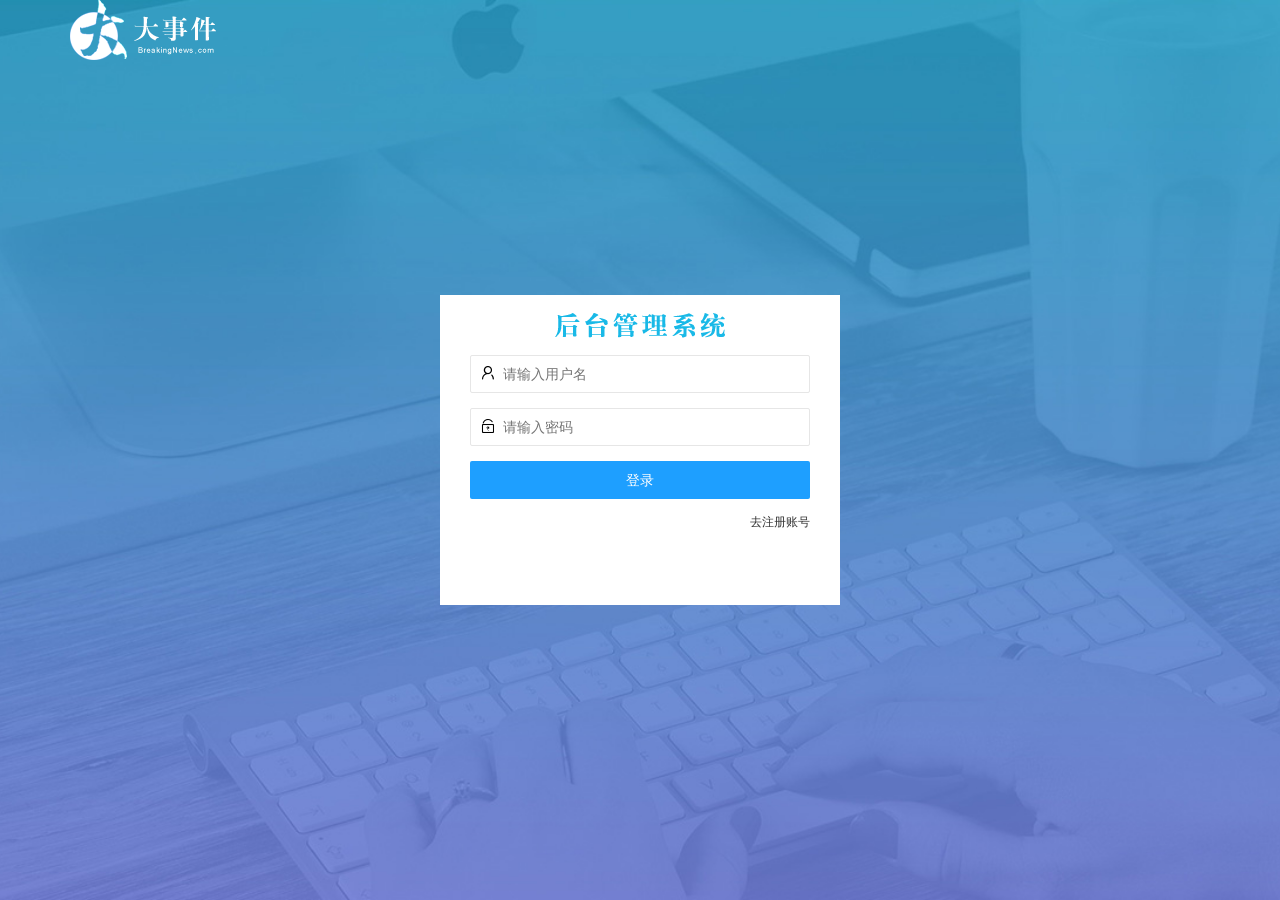
<file: login.html>
<!DOCTYPE html>
<html lang="en">

<head>
    <meta charset="UTF-8" />
    <meta http-equiv="X-UA-Compatible" content="IE=edge" />
    <meta name="viewport" content="width=device-width, initial-scale=1.0" />
    <title>大事件-登录</title>
    <!-- 导入 LayUI 样式 -->
    <link rel="stylesheet" href="/assets/lib/layui/css/layui.css" />
    <!-- 导入自定义样式 -->
    <link rel="stylesheet" href="/assets/css/login.css" />
</head>

<body>
    <!-- 头部 logo 区域 -->
    <div class="layui-main">
        <img src="/assets/images/logo.png" alt="" />
    </div>

    <!-- 登录注册区域 -->
    <div class="loginAndRegBox">
        <!-- 登录标题 -->
        <div class="title-box"></div>
        <!-- 登录 -->
        <div class="login-box">
            <form class="layui-form" id="form_login">

                <!-- 用户名 -->
                <div class="layui-form-item">
                    <i class="layui-icon layui-icon-username"></i>
                    <input type="text" name="username" required lay-verify="required" placeholder="请输入用户名"
                        autocomplete="off" class="layui-input" />
                </div>

                <!-- 密码 -->
                <div class="layui-form-item">
                    <i class="layui-icon layui-icon-password"></i>
                    <input type="password" name="password" required lay-verify="required|pwd" placeholder="请输入密码"
                        autocomplete="off" class="layui-input" />
                </div>

                <!-- 登录按钮 -->
                <div class="layui-form-item">
                    <!-- 注意：表单提交按钮和普通按钮的区别，就是 lay-submit 属性 -->
                    <button class="layui-btn layui-btn-normal layui-btn-fluid" lay-submit>
                        登录
                    </button>
                </div>
                <div class="layui-form-item link">
                    <a href="javascript:;" id="link_reg">去注册账号</a>
                </div>
            </form>
        </div>
        <!-- 注册 -->
        <div class="reg-box">
            <form class="layui-form" id="form_reg">
                <!-- 用户名 -->
                <div class="layui-form-item">
                    <i class="layui-icon layui-icon-username"></i>
                    <input type="text" name="username" required lay-verify="required" placeholder="请输入用户名"
                        autocomplete="off" class="layui-input" />
                </div>

                <!-- 密码 -->
                <div class="layui-form-item">
                    <i class="layui-icon layui-icon-password"></i>
                    <input type="password" name="password" required lay-verify="required|pwd" placeholder="请输入密码"
                        autocomplete="off" class="layui-input" />
                </div>

                <!-- 确认密码 -->
                <div class="layui-form-item">
                    <i class="layui-icon layui-icon-password"></i>
                    <input type="password" name="repassword" required lay-verify="required|pwd|repwd"
                        placeholder="再次确认密码" autocomplete="off" class="layui-input" />
                </div>

                <!-- 注册按钮 -->
                <div class="layui-form-item">
                    <!-- 注意：表单提交按钮和普通按钮的区别，就是 lay-submit 属性 -->
                    <button class="layui-btn layui-btn-normal layui-btn-fluid" lay-submit>
                        注册
                    </button>
                </div>
                <div class="layui-form-item link">
                    <a href="javascript:;" id="link_login">去登录</a>
                </div>
            </form>
        </div>
    </div>
    <script src="/assets/lib/layui/layui.all.js"></script>
    <script src="/assets/lib/jquery.js"></script>
    <script src="/assets/js/baseAPI.js"></script>
    <!-- 引入自己的js文件 -->
    <script src="/assets/js/login.js"></script>
</body>

</html>
</file>
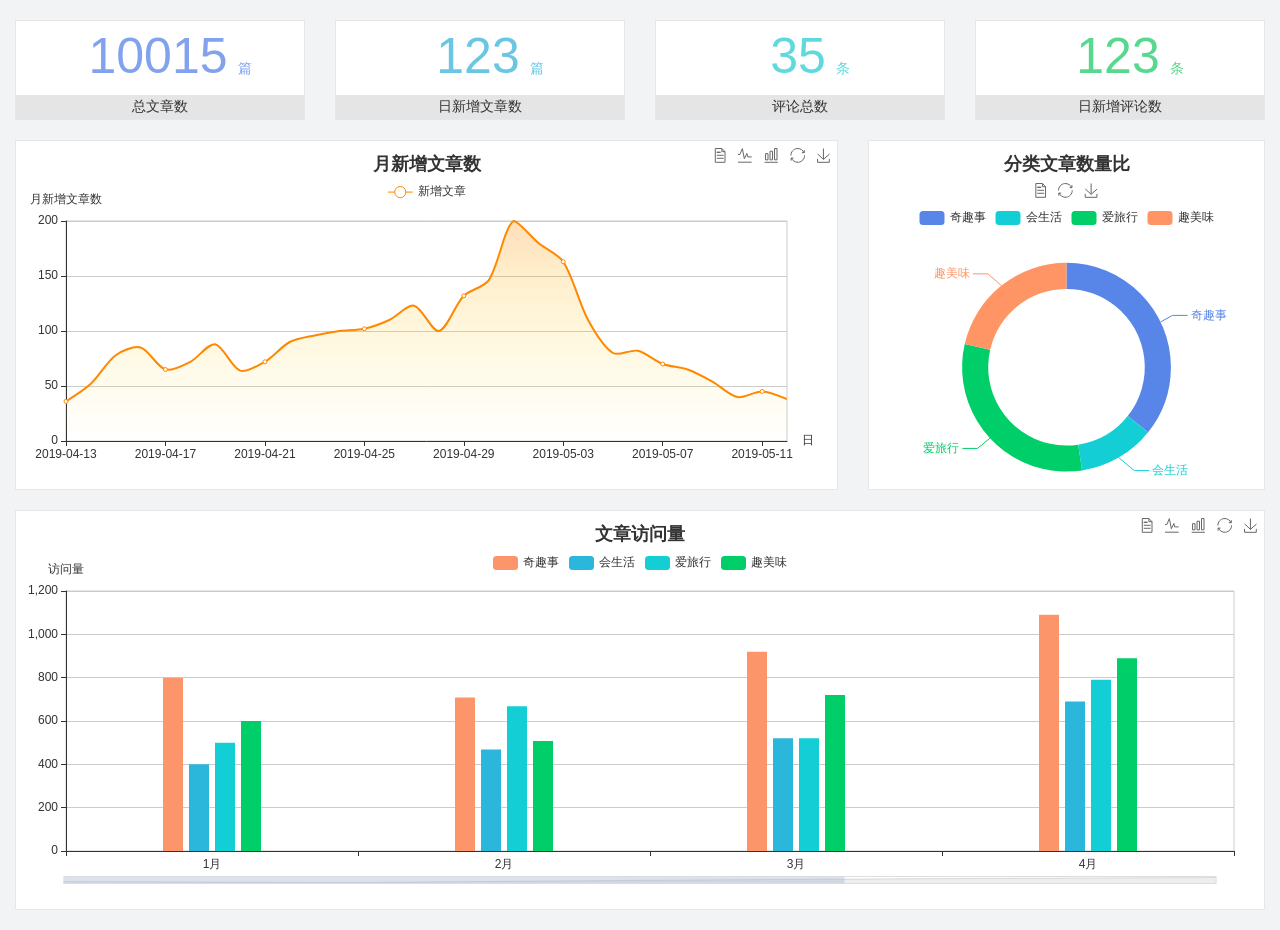
<file: home/dashboard.html>
<!DOCTYPE html>
<html lang="en">

<head>
  <meta charset="UTF-8">
  <meta name="viewport" content="width=device-width, initial-scale=1.0">
  <meta http-equiv="X-UA-Compatible" content="ie=edge">
  <title>图表统计</title>
  <link rel="stylesheet" href="../../assets/lib/bootstrap.css" />
  <link rel="stylesheet" href="../../assets/lib/main.css" />
  <script src="../../assets/lib/jquery.js"></script>
  <script type="text/javascript" src="../../assets/lib/echarts.min.js"></script>
</head>

<body>
  <div class="container-fluid">
    <div class="row spannel_list">
      <div class="col-sm-3 col-xs-6">
        <div class="spannel">
          <em>10015</em><span>篇</span>
          <b>总文章数</b>
        </div>
      </div>
      <div class="col-sm-3 col-xs-6">
        <div class="spannel scolor01">
          <em>123</em><span>篇</span>
          <b>日新增文章数</b>
        </div>
      </div>
      <div class="col-sm-3 col-xs-6">
        <div class="spannel scolor02">
          <em>35</em><span>条</span>
          <b>评论总数</b>
        </div>
      </div>
      <div class="col-sm-3 col-xs-6">
        <div class="spannel scolor03">
          <em>123</em><span>条</span>
          <b>日新增评论数</b>
        </div>
      </div>
    </div>
  </div>

  <div class="container-fluid">
    <div class="row curve-pie">
      <div class="col-lg-8 col-md-8">
        <div class="gragh_pannel" id="curve_show"></div>
      </div>
      <div class="col-lg-4 col-md-4">
        <div class="gragh_pannel" id="pie_show"></div>
      </div>
    </div>
  </div>

  <div class="container-fluid">
    <div class="column_pannel" id="column_show"></div>
  </div>

  <script>
    var oChart = echarts.init(document.getElementById('curve_show'));
    var aList_all = [
      { 'count': 36, 'date': '2019-04-13' },
      { 'count': 52, 'date': '2019-04-14' },
      { 'count': 78, 'date': '2019-04-15' },
      { 'count': 85, 'date': '2019-04-16' },
      { 'count': 65, 'date': '2019-04-17' },
      { 'count': 72, 'date': '2019-04-18' },
      { 'count': 88, 'date': '2019-04-19' },
      { 'count': 64, 'date': '2019-04-20' },
      { 'count': 72, 'date': '2019-04-21' },
      { 'count': 90, 'date': '2019-04-22' },
      { 'count': 96, 'date': '2019-04-23' },
      { 'count': 100, 'date': '2019-04-24' },
      { 'count': 102, 'date': '2019-04-25' },
      { 'count': 110, 'date': '2019-04-26' },
      { 'count': 123, 'date': '2019-04-27' },
      { 'count': 100, 'date': '2019-04-28' },
      { 'count': 132, 'date': '2019-04-29' },
      { 'count': 146, 'date': '2019-04-30' },
      { 'count': 200, 'date': '2019-05-01' },
      { 'count': 180, 'date': '2019-05-02' },
      { 'count': 163, 'date': '2019-05-03' },
      { 'count': 110, 'date': '2019-05-04' },
      { 'count': 80, 'date': '2019-05-05' },
      { 'count': 82, 'date': '2019-05-06' },
      { 'count': 70, 'date': '2019-05-07' },
      { 'count': 65, 'date': '2019-05-08' },
      { 'count': 54, 'date': '2019-05-09' },
      { 'count': 40, 'date': '2019-05-10' },
      { 'count': 45, 'date': '2019-05-11' },
      { 'count': 38, 'date': '2019-05-12' },
    ];

    let aCount = [];
    let aDate = [];

    for (var i = 0; i < aList_all.length; i++) {
      aCount.push(aList_all[i].count);
      aDate.push(aList_all[i].date);
    }

    var chartopt = {
      title: {
        text: '月新增文章数',
        left: 'center',
        top: '10'
      },
      tooltip: {
        trigger: 'axis'
      },
      legend: {
        data: ['新增文章'],
        top: '40'
      },
      toolbox: {
        show: true,
        feature: {
          mark: { show: true },
          dataView: { show: true, readOnly: false },
          magicType: { show: true, type: ['line', 'bar'] },
          restore: { show: true },
          saveAsImage: { show: true }
        }
      },
      calculable: true,
      xAxis: [
        {
          name: '日',
          type: 'category',
          boundaryGap: false,
          data: aDate
        }
      ],
      yAxis: [
        {
          name: '月新增文章数',
          type: 'value'
        }
      ],
      series: [
        {
          name: '新增文章',
          type: 'line',
          smooth: true,
          itemStyle: { normal: { areaStyle: { type: 'default' }, color: '#f80' }, lineStyle: { color: '#f80' } },
          data: aCount
        }],
      areaStyle: {
        normal: {
          color: new echarts.graphic.LinearGradient(0, 0, 0, 1, [{
            offset: 0,
            color: 'rgba(255,136,0,0.39)'
          }, {
            offset: .34,
            color: 'rgba(255,180,0,0.25)'
          }, {
            offset: 1,
            color: 'rgba(255,222,0,0.00)'
          }])

        }
      },
      grid: {
        show: true,
        x: 50,
        x2: 50,
        y: 80,
        height: 220
      }
    };

    oChart.setOption(chartopt);


    var oPie = echarts.init(document.getElementById('pie_show'));
    var oPieopt =
    {
      title: {
        top: 10,
        text: '分类文章数量比',
        x: 'center'
      },
      tooltip: {
        trigger: 'item',
        formatter: "{a} <br/>{b} : {c} ({d}%)"
      },
      color: ['#5885e8', '#13cfd5', '#00ce68', '#ff9565'],
      legend: {
        x: 'center',
        top: 65,
        data: ['奇趣事', '会生活', '爱旅行', '趣美味']
      },
      toolbox: {
        show: true,
        x: 'center',
        top: 35,
        feature: {
          mark: { show: true },
          dataView: { show: true, readOnly: false },
          magicType: {
            show: true,
            type: ['pie', 'funnel'],
            option: {
              funnel: {
                x: '25%',
                width: '50%',
                funnelAlign: 'left',
                max: 1548
              }
            }
          },
          restore: { show: true },
          saveAsImage: { show: true }
        }
      },
      calculable: true,
      series: [
        {
          name: '访问来源',
          type: 'pie',
          radius: ['45%', '60%'],
          center: ['50%', '65%'],
          data: [
            { value: 300, name: '奇趣事' },
            { value: 100, name: '会生活' },
            { value: 260, name: '爱旅行' },
            { value: 180, name: '趣美味' }
          ]
        }
      ]
    };
    oPie.setOption(oPieopt);



    var oColumn = this.echarts.init(document.getElementById('column_show'));
    var oColumnopt =
    {
      title: {
        text: '文章访问量',
        left: 'center',
        top: '10'
      },
      tooltip: {
        trigger: 'axis'
      },
      legend: {
        data: ['奇趣事', '会生活', '爱旅行', '趣美味'],
        top: '40'
      },
      toolbox: {
        show: true,
        feature: {
          mark: { show: true },
          dataView: { show: true, readOnly: false },
          magicType: { show: true, type: ['line', 'bar'] },
          restore: { show: true },
          saveAsImage: { show: true }
        }
      },
      calculable: true,
      xAxis: [
        {
          type: 'category',
          data: ['1月', '2月', '3月', '4月', '5月']
        }
      ],
      yAxis: [
        {
          name: '访问量',
          type: 'value'
        }
      ],
      series: [
        {
          name: '奇趣事',
          type: 'bar',
          barWidth: 20,
          itemStyle: {
            normal: { areaStyle: { type: 'default' }, color: '#fd956a' }
          },
          data: [800, 708, 920, 1090, 1200]
        },
        {
          name: '会生活',
          type: 'bar',
          barWidth: 20,
          itemStyle: {
            normal: { areaStyle: { type: 'default' }, color: '#2bb6db' }
          },
          data: [400, 468, 520, 690, 800]
        },
        {
          name: '爱旅行',
          type: 'bar',
          barWidth: 20,
          itemStyle: {
            normal: { areaStyle: { type: 'default' }, color: '#13cfd5' }
          },
          data: [500, 668, 520, 790, 900]
        },
        {
          name: '趣美味',
          type: 'bar',
          barWidth: 20,
          itemStyle: {
            normal: { areaStyle: { type: 'default' }, color: '#00ce68' }
          },
          data: [600, 508, 720, 890, 1000]
        }
      ],
      grid: {
        show: true,
        x: 50,
        x2: 30,
        y: 80,
        height: 260
      },
      dataZoom: [//给x轴设置滚动条
        {
          start: 0,//默认为0
          end: 100 - 1000 / 31,//默认为100
          type: 'slider',
          show: true,
          xAxisIndex: [0],
          handleSize: 0,//滑动条的 左右2个滑动条的大小
          height: 8,//组件高度
          left: 45, //左边的距离
          right: 50,//右边的距离
          bottom: 26,//右边的距离
          handleColor: '#ddd',//h滑动图标的颜色
          handleStyle: {
            borderColor: "#cacaca",
            borderWidth: "1",
            shadowBlur: 2,
            background: "#ddd",
            shadowColor: "#ddd",
          }
        }]
    };
    oColumn.setOption(oColumnopt);
  </script>
</body>

</html>
</file>
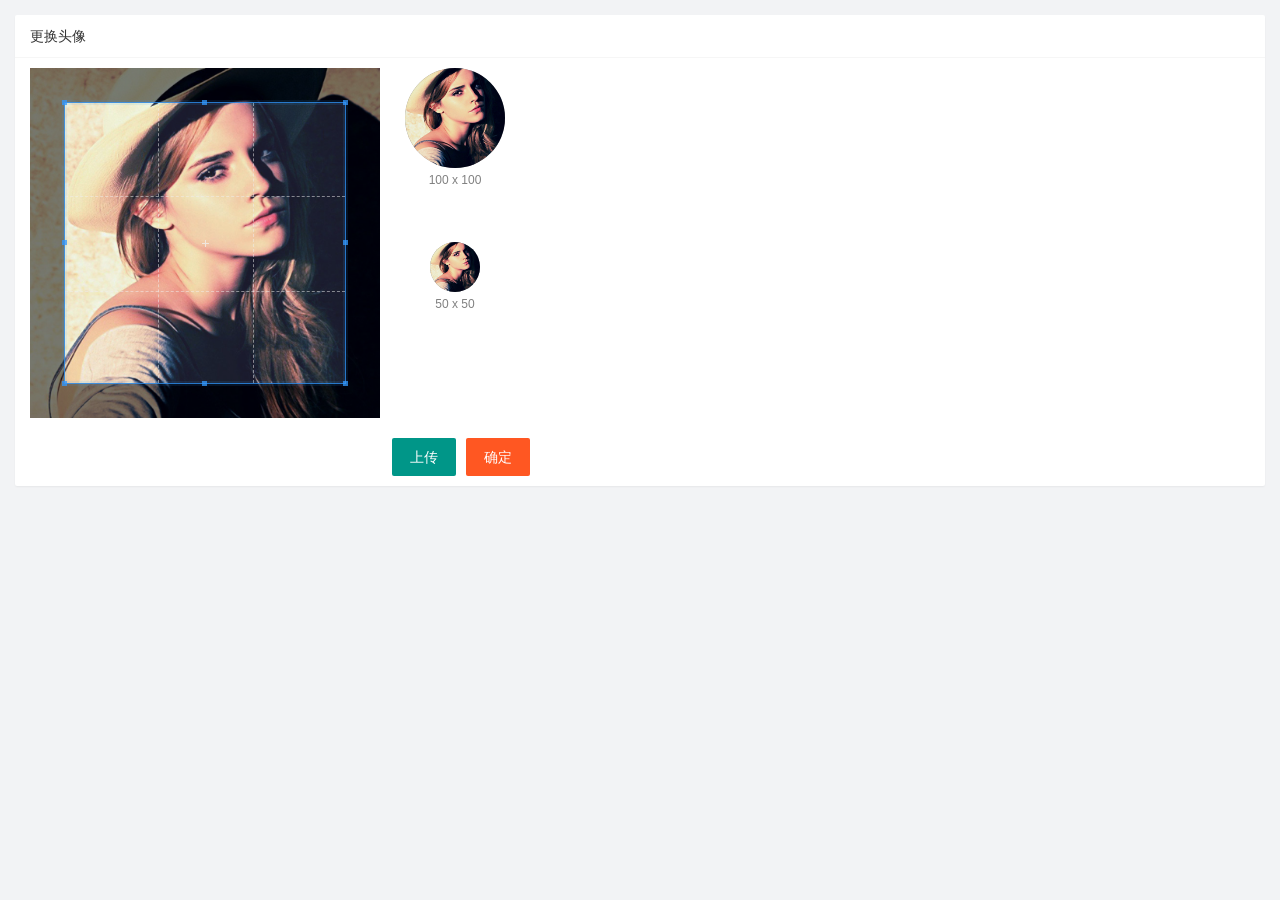
<file: user/user_avatar.html>
<!DOCTYPE html>
<html lang="en">

<head>
    <meta charset="UTF-8" />
    <meta http-equiv="X-UA-Compatible" content="IE=edge" />
    <meta name="viewport" content="width=device-width, initial-scale=1.0" />
    <title>Document</title>
    <link rel="stylesheet" href="/assets/lib/layui/css/layui.css" />
    <link rel="stylesheet" href="/assets/lib/cropper/cropper.css" />
    <link rel="stylesheet" href="/assets/css/user/user_avatar.css" />
</head>

<body>
    <div class="layui-card">
        <div class="layui-card-header">更换头像</div>
        <div class="layui-card-body">
            <!-- 第一行的图片裁剪和预览区域 -->
            <div class="row1">
                <!-- 图片裁剪区域 -->
                <div class="cropper-box">
                    <!-- 这个 img 标签很重要，将来会把它初始化为裁剪区域 -->
                    <img id="image" src="/assets/images/sample.jpg" />
                </div>
                <!-- 图片的预览区域 -->
                <div class="preview-box">
                    <div>
                        <!-- 宽高为 100px 的预览区域 -->
                        <div class="img-preview w100"></div>
                        <p class="size">100 x 100</p>
                    </div>
                    <div>
                        <!-- 宽高为 50px 的预览区域 -->
                        <div class="img-preview w50"></div>
                        <p class="size">50 x 50</p>
                    </div>
                </div>
            </div>
            <!-- 第二行的按钮区域 -->
            <div class="row2">
                <input type="file" id="file" accept="image/png,image/jpeg">
                <button type="button" class="layui-btn" id="btnChooseImage">上传</button>
                <button type="button" class="layui-btn layui-btn-danger" id="btnUpload">确定</button>
            </div>
        </div>
    </div>
    <script src="/assets/lib/layui/layui.all.js"></script>
    <script src="/assets/lib/jquery.js"></script>
    <script src="/assets/lib/cropper/Cropper.js"></script>
    <script src="/assets/lib/cropper/jquery-cropper.js"></script>
    <script src="/assets/js/baseAPI.js"></script>
    <script src="/assets/js/user/user_avatar.js"></script>
</body>

</html>
</file>
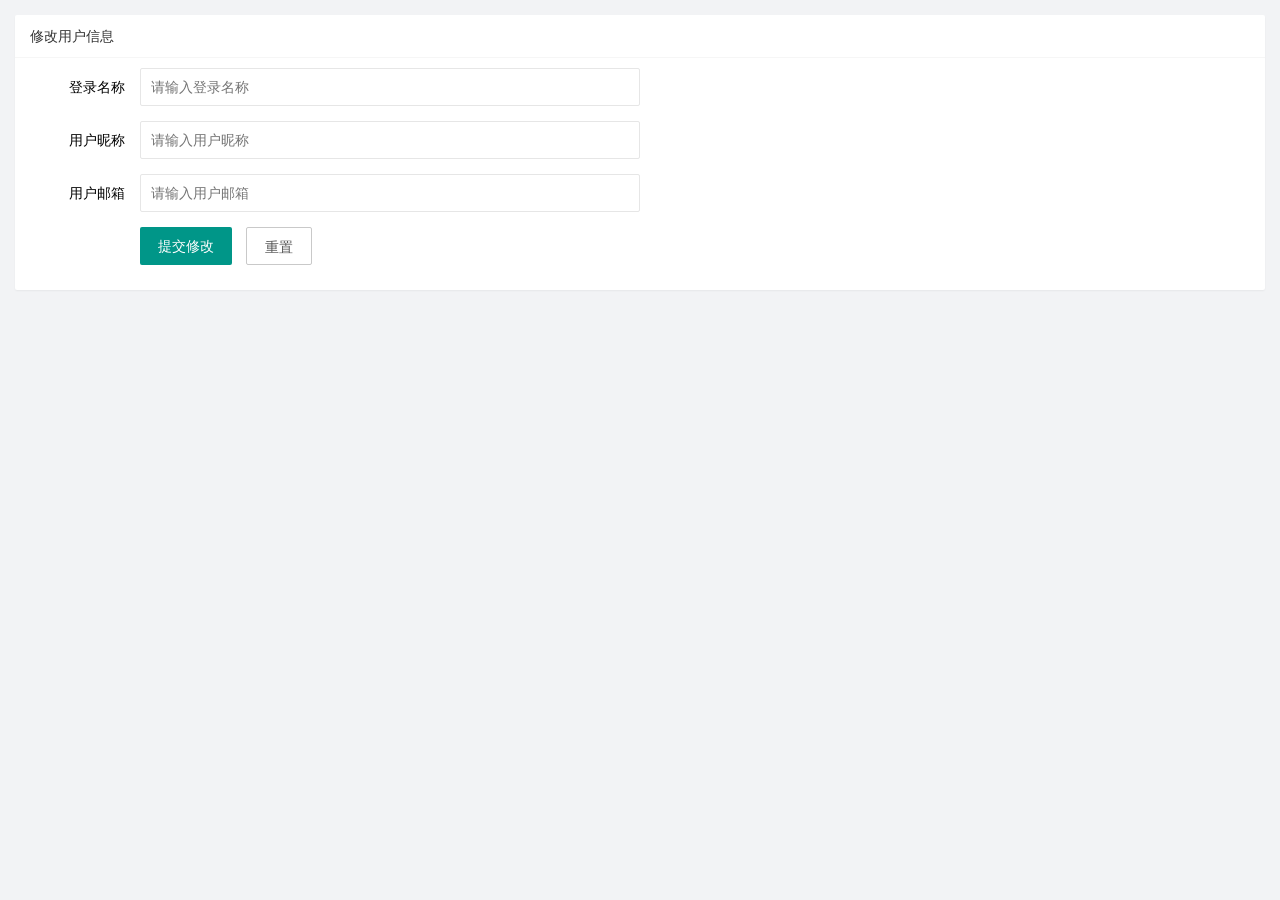
<file: user/user_info.html>
<!DOCTYPE html>
<html lang="en">

<head>
    <meta charset="UTF-8" />
    <meta http-equiv="X-UA-Compatible" content="IE=edge" />
    <meta name="viewport" content="width=device-width, initial-scale=1.0" />
    <title>Document</title>
    <link rel="stylesheet" href="/assets/lib/layui/css/layui.css">
    <link rel="stylesheet" href="/assets/css/user/user_info.css" />
</head>

<body>
    <div class="layui-card">
        <div class="layui-card-header">修改用户信息</div>
        <div class="layui-card-body">
            <!-- form 表单 -->
            <form class="layui-form" lay-filter="formUserInfo">
                <!-- 隐藏域 -->
                <input type="hidden" name="id">
                <div class="layui-form-item">
                    <label class="layui-form-label">登录名称</label>
                    <div class="layui-input-block">
                        <input type="text" name="username" required readonly lay-verify="required" placeholder="请输入登录名称"
                            autocomplete="off" class="layui-input"/>
                    </div>
                </div>
                <div class="layui-form-item">
                    <label class="layui-form-label">用户昵称</label>
                    <div class="layui-input-block">
                        <input type="text" name="nickname" required lay-verify="required|nickname" placeholder="请输入用户昵称"
                            autocomplete="off" class="layui-input"/>
                    </div>
                </div>
                <div class="layui-form-item">
                    <label class="layui-form-label">用户邮箱</label>
                    <div class="layui-input-block">
                        <input type="text" name="email" required lay-verify="required|email" placeholder="请输入用户邮箱"
                            autocomplete="off" class="layui-input"/>
                    </div>
                </div>
                <div class="layui-form-item">
                    <div class="layui-input-block">
                        <button class="layui-btn" lay-submit lay-filter="formDemo">提交修改</button>
                        <button type="reset" class="layui-btn layui-btn-primary" id="btnReset">重置</button>
                    </div>
                </div>
            </form>
        </div>
    </div>
    <script src="/assets/lib/layui/layui.all.js"></script>
    <script src="/assets/lib/jquery.js"></script>
    <script src="/assets/js/baseAPI.js"></script>
    <script src="/assets/js/user/user_info.js"></script>
</body>

</html>
</file>
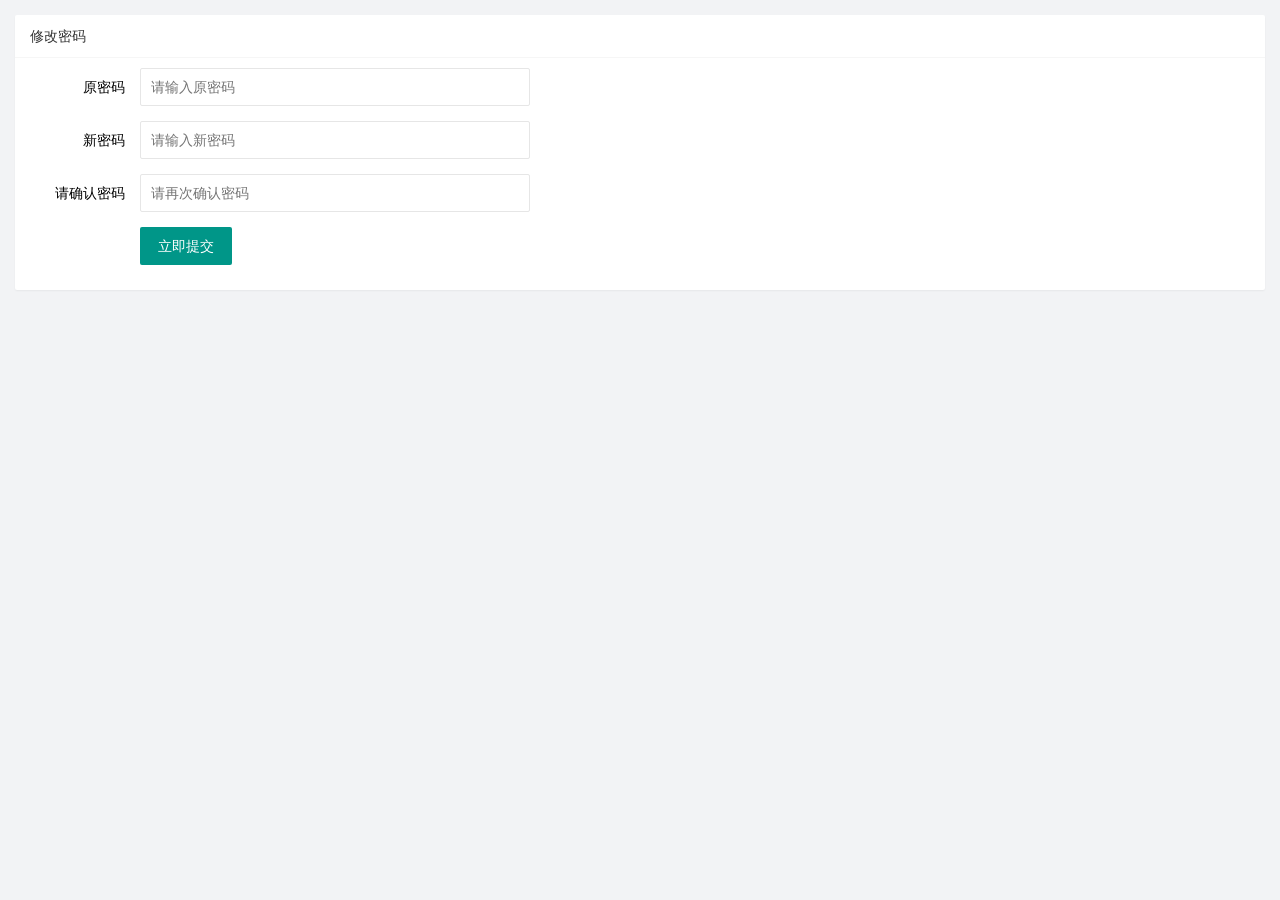
<file: user/user_pwd.html>
<!DOCTYPE html>
<html lang="en">
  <head>
    <meta charset="UTF-8" />
    <meta http-equiv="X-UA-Compatible" content="IE=edge" />
    <meta name="viewport" content="width=device-width, initial-scale=1.0" />
    <title>Document</title>
    <link rel="stylesheet" href="/assets/lib/layui/css/layui.css" />
    <link rel="stylesheet" href="/assets/css/user/user_pwd.css" />
  </head>
  <body>
    <div class="layui-card">
      <div class="layui-card-header">修改密码</div>
      <div class="layui-card-body">
        <form class="layui-form">
          <div class="layui-form-item">
            <label class="layui-form-label">原密码</label>
            <div class="layui-input-block">
              <input
                type="password"
                name="oldPwd"
                required
                lay-verify="required|pwd"
                placeholder="请输入原密码"
                autocomplete="off"
                class="layui-input"
              />
            </div>
          </div>
          <div class="layui-form-item">
            <label class="layui-form-label">新密码</label>
            <div class="layui-input-block">
              <input
                type="password"
                name="newPwd"
                required
                lay-verify="required|pwd|samePwd"
                placeholder="请输入新密码"
                autocomplete="off"
                class="layui-input"
              />
            </div>
          </div>
          <div class="layui-form-item">
            <label class="layui-form-label">请确认密码</label>
            <div class="layui-input-block">
              <input
                type="password"
                name="rePwd"
                required
                lay-verify="required|pwd|rePwd"
                placeholder="请再次确认密码"
                autocomplete="off"
                class="layui-input"
              />
            </div>
          </div>
          <div class="layui-form-item">
            <div class="layui-input-block">
              <button class="layui-btn" lay-submit lay-filter="formDemo">
                立即提交
              </button>
            </div>
          </div>
        </form>
      </div>
    </div>
    <script src="/assets/lib/layui/layui.all.js"></script>
    <script src="/assets/lib/jquery.js"></script>
    <script src="/assets/js/baseAPI.js"></script>
    <script src="/assets/js/user/user_pwd.js"></script>
  </body>
</html>
</file>
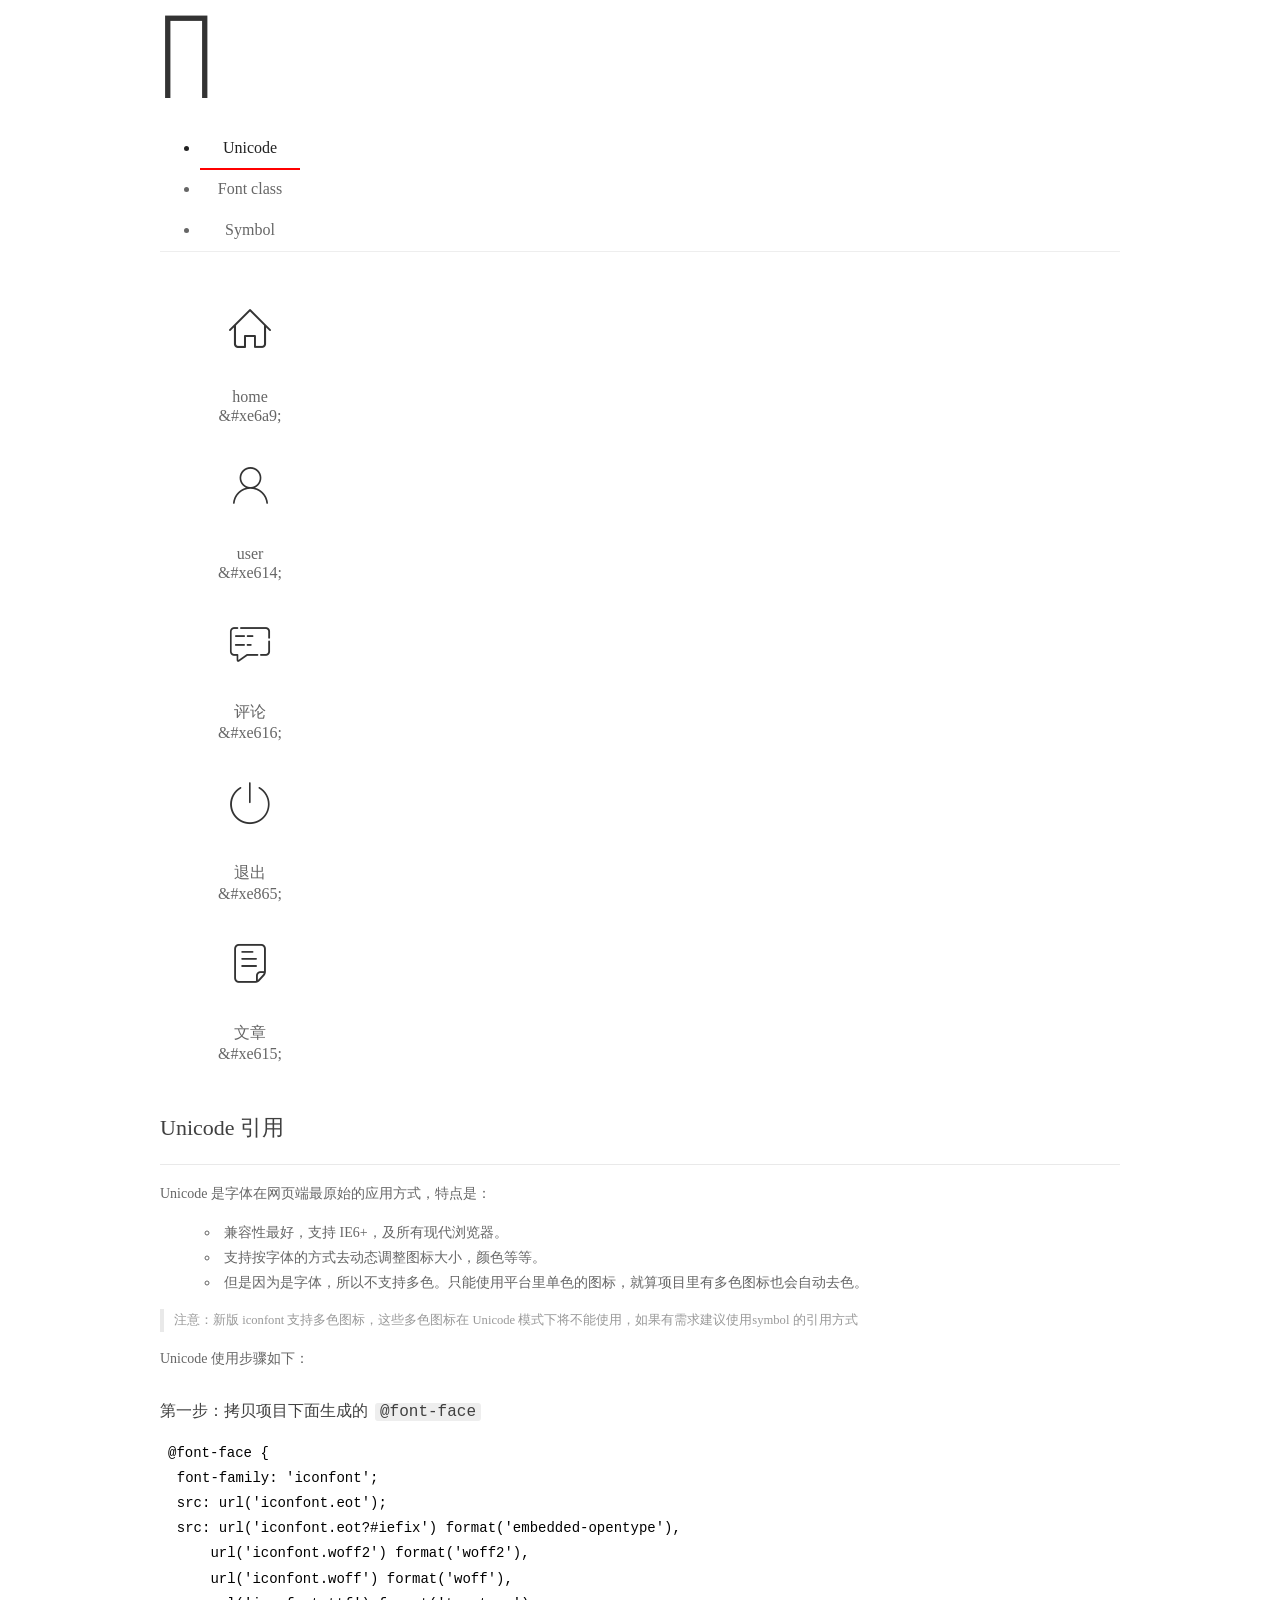
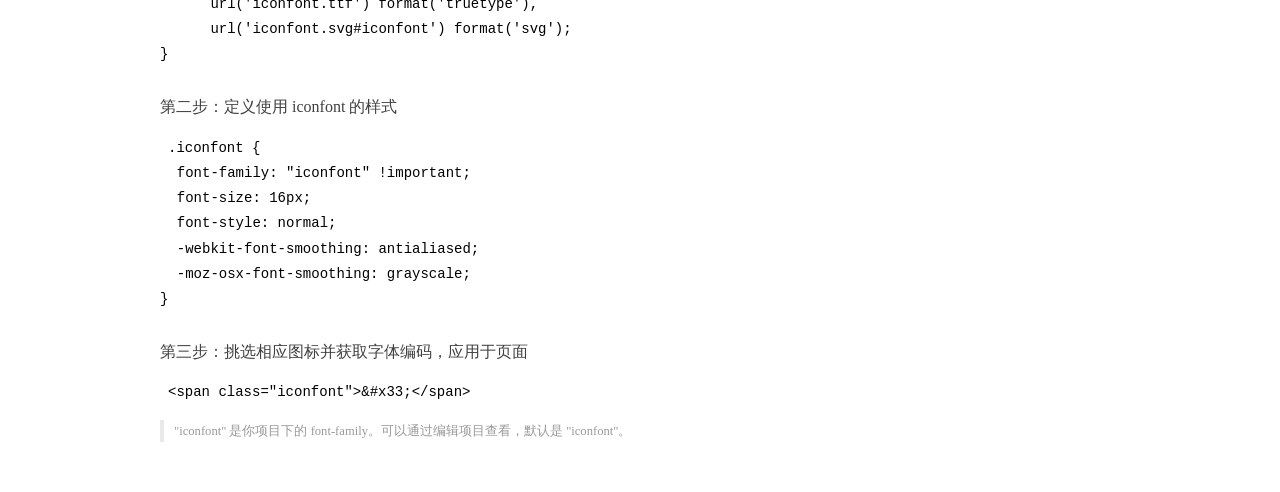
<file: assets/fonts/demo_index.html>
<!DOCTYPE html>
<html>
<head>
  <meta charset="utf-8"/>
  <title>IconFont Demo</title>
  <link rel="shortcut icon" href="https://gtms04.alicdn.com/tps/i4/TB1_oz6GVXXXXaFXpXXJDFnIXXX-64-64.ico" type="image/x-icon"/>
  <link rel="stylesheet" href="https://g.alicdn.com/thx/cube/1.3.2/cube.min.css">
  <link rel="stylesheet" href="demo.css">
  <link rel="stylesheet" href="iconfont.css">
  <script src="iconfont.js"></script>
  <!-- jQuery -->
  <script src="https://a1.alicdn.com/oss/uploads/2018/12/26/7bfddb60-08e8-11e9-9b04-53e73bb6408b.js"></script>
  <!-- 代码高亮 -->
  <script src="https://a1.alicdn.com/oss/uploads/2018/12/26/a3f714d0-08e6-11e9-8a15-ebf944d7534c.js"></script>
</head>
<body>
  <div class="main">
    <h1 class="logo"><a href="https://www.iconfont.cn/" title="iconfont 首页" target="_blank">&#xe86b;</a></h1>
    <div class="nav-tabs">
      <ul id="tabs" class="dib-box">
        <li class="dib active"><span>Unicode</span></li>
        <li class="dib"><span>Font class</span></li>
        <li class="dib"><span>Symbol</span></li>
      </ul>
      
    </div>
    <div class="tab-container">
      <div class="content unicode" style="display: block;">
          <ul class="icon_lists dib-box">
          
            <li class="dib">
              <span class="icon iconfont">&#xe6a9;</span>
                <div class="name">home</div>
                <div class="code-name">&amp;#xe6a9;</div>
              </li>
          
            <li class="dib">
              <span class="icon iconfont">&#xe614;</span>
                <div class="name">user</div>
                <div class="code-name">&amp;#xe614;</div>
              </li>
          
            <li class="dib">
              <span class="icon iconfont">&#xe616;</span>
                <div class="name">评论</div>
                <div class="code-name">&amp;#xe616;</div>
              </li>
          
            <li class="dib">
              <span class="icon iconfont">&#xe865;</span>
                <div class="name">退出</div>
                <div class="code-name">&amp;#xe865;</div>
              </li>
          
            <li class="dib">
              <span class="icon iconfont">&#xe615;</span>
                <div class="name">文章</div>
                <div class="code-name">&amp;#xe615;</div>
              </li>
          
          </ul>
          <div class="article markdown">
          <h2 id="unicode-">Unicode 引用</h2>
          <hr>

          <p>Unicode 是字体在网页端最原始的应用方式，特点是：</p>
          <ul>
            <li>兼容性最好，支持 IE6+，及所有现代浏览器。</li>
            <li>支持按字体的方式去动态调整图标大小，颜色等等。</li>
            <li>但是因为是字体，所以不支持多色。只能使用平台里单色的图标，就算项目里有多色图标也会自动去色。</li>
          </ul>
          <blockquote>
            <p>注意：新版 iconfont 支持多色图标，这些多色图标在 Unicode 模式下将不能使用，如果有需求建议使用symbol 的引用方式</p>
          </blockquote>
          <p>Unicode 使用步骤如下：</p>
          <h3 id="-font-face">第一步：拷贝项目下面生成的 <code>@font-face</code></h3>
<pre><code class="language-css"
>@font-face {
  font-family: 'iconfont';
  src: url('iconfont.eot');
  src: url('iconfont.eot?#iefix') format('embedded-opentype'),
      url('iconfont.woff2') format('woff2'),
      url('iconfont.woff') format('woff'),
      url('iconfont.ttf') format('truetype'),
      url('iconfont.svg#iconfont') format('svg');
}
</code></pre>
          <h3 id="-iconfont-">第二步：定义使用 iconfont 的样式</h3>
<pre><code class="language-css"
>.iconfont {
  font-family: "iconfont" !important;
  font-size: 16px;
  font-style: normal;
  -webkit-font-smoothing: antialiased;
  -moz-osx-font-smoothing: grayscale;
}
</code></pre>
          <h3 id="-">第三步：挑选相应图标并获取字体编码，应用于页面</h3>
<pre>
<code class="language-html"
>&lt;span class="iconfont"&gt;&amp;#x33;&lt;/span&gt;
</code></pre>
          <blockquote>
            <p>"iconfont" 是你项目下的 font-family。可以通过编辑项目查看，默认是 "iconfont"。</p>
          </blockquote>
          </div>
      </div>
      <div class="content font-class">
        <ul class="icon_lists dib-box">
          
          <li class="dib">
            <span class="icon iconfont icon-home"></span>
            <div class="name">
              home
            </div>
            <div class="code-name">.icon-home
            </div>
          </li>
          
          <li class="dib">
            <span class="icon iconfont icon-user"></span>
            <div class="name">
              user
            </div>
            <div class="code-name">.icon-user
            </div>
          </li>
          
          <li class="dib">
            <span class="icon iconfont icon-pinglun"></span>
            <div class="name">
              评论
            </div>
            <div class="code-name">.icon-pinglun
            </div>
          </li>
          
          <li class="dib">
            <span class="icon iconfont icon-tuichu"></span>
            <div class="name">
              退出
            </div>
            <div class="code-name">.icon-tuichu
            </div>
          </li>
          
          <li class="dib">
            <span class="icon iconfont icon-16"></span>
            <div class="name">
              文章
            </div>
            <div class="code-name">.icon-16
            </div>
          </li>
          
        </ul>
        <div class="article markdown">
        <h2 id="font-class-">font-class 引用</h2>
        <hr>

        <p>font-class 是 Unicode 使用方式的一种变种，主要是解决 Unicode 书写不直观，语意不明确的问题。</p>
        <p>与 Unicode 使用方式相比，具有如下特点：</p>
        <ul>
          <li>兼容性良好，支持 IE8+，及所有现代浏览器。</li>
          <li>相比于 Unicode 语意明确，书写更直观。可以很容易分辨这个 icon 是什么。</li>
          <li>因为使用 class 来定义图标，所以当要替换图标时，只需要修改 class 里面的 Unicode 引用。</li>
          <li>不过因为本质上还是使用的字体，所以多色图标还是不支持的。</li>
        </ul>
        <p>使用步骤如下：</p>
        <h3 id="-fontclass-">第一步：引入项目下面生成的 fontclass 代码：</h3>
<pre><code class="language-html">&lt;link rel="stylesheet" href="./iconfont.css"&gt;
</code></pre>
        <h3 id="-">第二步：挑选相应图标并获取类名，应用于页面：</h3>
<pre><code class="language-html">&lt;span class="iconfont icon-xxx"&gt;&lt;/span&gt;
</code></pre>
        <blockquote>
          <p>"
            iconfont" 是你项目下的 font-family。可以通过编辑项目查看，默认是 "iconfont"。</p>
        </blockquote>
      </div>
      </div>
      <div class="content symbol">
          <ul class="icon_lists dib-box">
          
            <li class="dib">
                <svg class="icon svg-icon" aria-hidden="true">
                  <use xlink:href="#icon-home"></use>
                </svg>
                <div class="name">home</div>
                <div class="code-name">#icon-home</div>
            </li>
          
            <li class="dib">
                <svg class="icon svg-icon" aria-hidden="true">
                  <use xlink:href="#icon-user"></use>
                </svg>
                <div class="name">user</div>
                <div class="code-name">#icon-user</div>
            </li>
          
            <li class="dib">
                <svg class="icon svg-icon" aria-hidden="true">
                  <use xlink:href="#icon-pinglun"></use>
                </svg>
                <div class="name">评论</div>
                <div class="code-name">#icon-pinglun</div>
            </li>
          
            <li class="dib">
                <svg class="icon svg-icon" aria-hidden="true">
                  <use xlink:href="#icon-tuichu"></use>
                </svg>
                <div class="name">退出</div>
                <div class="code-name">#icon-tuichu</div>
            </li>
          
            <li class="dib">
                <svg class="icon svg-icon" aria-hidden="true">
                  <use xlink:href="#icon-16"></use>
                </svg>
                <div class="name">文章</div>
                <div class="code-name">#icon-16</div>
            </li>
          
          </ul>
          <div class="article markdown">
          <h2 id="symbol-">Symbol 引用</h2>
          <hr>

          <p>这是一种全新的使用方式，应该说这才是未来的主流，也是平台目前推荐的用法。相关介绍可以参考这篇<a href="">文章</a>
            这种用法其实是做了一个 SVG 的集合，与另外两种相比具有如下特点：</p>
          <ul>
            <li>支持多色图标了，不再受单色限制。</li>
            <li>通过一些技巧，支持像字体那样，通过 <code>font-size</code>, <code>color</code> 来调整样式。</li>
            <li>兼容性较差，支持 IE9+，及现代浏览器。</li>
            <li>浏览器渲染 SVG 的性能一般，还不如 png。</li>
          </ul>
          <p>使用步骤如下：</p>
          <h3 id="-symbol-">第一步：引入项目下面生成的 symbol 代码：</h3>
<pre><code class="language-html">&lt;script src="./iconfont.js"&gt;&lt;/script&gt;
</code></pre>
          <h3 id="-css-">第二步：加入通用 CSS 代码（引入一次就行）：</h3>
<pre><code class="language-html">&lt;style&gt;
.icon {
  width: 1em;
  height: 1em;
  vertical-align: -0.15em;
  fill: currentColor;
  overflow: hidden;
}
&lt;/style&gt;
</code></pre>
          <h3 id="-">第三步：挑选相应图标并获取类名，应用于页面：</h3>
<pre><code class="language-html">&lt;svg class="icon" aria-hidden="true"&gt;
  &lt;use xlink:href="#icon-xxx"&gt;&lt;/use&gt;
&lt;/svg&gt;
</code></pre>
          </div>
      </div>

    </div>
  </div>
  <script>
  $(document).ready(function () {
      $('.tab-container .content:first').show()

      $('#tabs li').click(function (e) {
        var tabContent = $('.tab-container .content')
        var index = $(this).index()

        if ($(this).hasClass('active')) {
          return
        } else {
          $('#tabs li').removeClass('active')
          $(this).addClass('active')

          tabContent.hide().eq(index).fadeIn()
        }
      })
    })
  </script>
</body>
</html>
</file>
<file: assets/lib/layui/css/layui.css>
/** layui-v2.5.5 MIT License By https://www.layui.com */
 .layui-inline,img{display:inline-block;vertical-align:middle}h1,h2,h3,h4,h5,h6{font-weight:400}.layui-edge,.layui-header,.layui-inline,.layui-main{position:relative}.layui-body,.layui-edge,.layui-elip{overflow:hidden}.layui-btn,.layui-edge,.layui-inline,img{vertical-align:middle}.layui-btn,.layui-disabled,.layui-icon,.layui-unselect{-moz-user-select:none;-webkit-user-select:none;-ms-user-select:none}.layui-elip,.layui-form-checkbox span,.layui-form-pane .layui-form-label{text-overflow:ellipsis;white-space:nowrap}.layui-breadcrumb,.layui-tree-btnGroup{visibility:hidden}blockquote,body,button,dd,div,dl,dt,form,h1,h2,h3,h4,h5,h6,input,li,ol,p,pre,td,textarea,th,ul{margin:0;padding:0;-webkit-tap-highlight-color:rgba(0,0,0,0)}a:active,a:hover{outline:0}img{border:none}li{list-style:none}table{border-collapse:collapse;border-spacing:0}h4,h5,h6{font-size:100%}button,input,optgroup,option,select,textarea{font-family:inherit;font-size:inherit;font-style:inherit;font-weight:inherit;outline:0}pre{white-space:pre-wrap;white-space:-moz-pre-wrap;white-space:-pre-wrap;white-space:-o-pre-wrap;word-wrap:break-word}body{line-height:24px;font:14px Helvetica Neue,Helvetica,PingFang SC,Tahoma,Arial,sans-serif}hr{height:1px;margin:10px 0;border:0;clear:both}a{color:#333;text-decoration:none}a:hover{color:#777}a cite{font-style:normal;*cursor:pointer}.layui-border-box,.layui-border-box *{box-sizing:border-box}.layui-box,.layui-box *{box-sizing:content-box}.layui-clear{clear:both;*zoom:1}.layui-clear:after{content:'\20';clear:both;*zoom:1;display:block;height:0}.layui-inline{*display:inline;*zoom:1}.layui-edge{display:inline-block;width:0;height:0;border-width:6px;border-style:dashed;border-color:transparent}.layui-edge-top{top:-4px;border-bottom-color:#999;border-bottom-style:solid}.layui-edge-right{border-left-color:#999;border-left-style:solid}.layui-edge-bottom{top:2px;border-top-color:#999;border-top-style:solid}.layui-edge-left{border-right-color:#999;border-right-style:solid}.layui-disabled,.layui-disabled:hover{color:#d2d2d2!important;cursor:not-allowed!important}.layui-circle{border-radius:100%}.layui-show{display:block!important}.layui-hide{display:none!important}@font-face{font-family:layui-icon;src:url(../font/iconfont.eot?v=250);src:url(../font/iconfont.eot?v=250#iefix) format('embedded-opentype'),url(../font/iconfont.woff2?v=250) format('woff2'),url(../font/iconfont.woff?v=250) format('woff'),url(../font/iconfont.ttf?v=250) format('truetype'),url(../font/iconfont.svg?v=250#layui-icon) format('svg')}.layui-icon{font-family:layui-icon!important;font-size:16px;font-style:normal;-webkit-font-smoothing:antialiased;-moz-osx-font-smoothing:grayscale}.layui-icon-reply-fill:before{content:"\e611"}.layui-icon-set-fill:before{content:"\e614"}.layui-icon-menu-fill:before{content:"\e60f"}.layui-icon-search:before{content:"\e615"}.layui-icon-share:before{content:"\e641"}.layui-icon-set-sm:before{content:"\e620"}.layui-icon-engine:before{content:"\e628"}.layui-icon-close:before{content:"\1006"}.layui-icon-close-fill:before{content:"\1007"}.layui-icon-chart-screen:before{content:"\e629"}.layui-icon-star:before{content:"\e600"}.layui-icon-circle-dot:before{content:"\e617"}.layui-icon-chat:before{content:"\e606"}.layui-icon-release:before{content:"\e609"}.layui-icon-list:before{content:"\e60a"}.layui-icon-chart:before{content:"\e62c"}.layui-icon-ok-circle:before{content:"\1005"}.layui-icon-layim-theme:before{content:"\e61b"}.layui-icon-table:before{content:"\e62d"}.layui-icon-right:before{content:"\e602"}.layui-icon-left:before{content:"\e603"}.layui-icon-cart-simple:before{content:"\e698"}.layui-icon-face-cry:before{content:"\e69c"}.layui-icon-face-smile:before{content:"\e6af"}.layui-icon-survey:before{content:"\e6b2"}.layui-icon-tree:before{content:"\e62e"}.layui-icon-upload-circle:before{content:"\e62f"}.layui-icon-add-circle:before{content:"\e61f"}.layui-icon-download-circle:before{content:"\e601"}.layui-icon-templeate-1:before{content:"\e630"}.layui-icon-util:before{content:"\e631"}.layui-icon-face-surprised:before{content:"\e664"}.layui-icon-edit:before{content:"\e642"}.layui-icon-speaker:before{content:"\e645"}.layui-icon-down:before{content:"\e61a"}.layui-icon-file:before{content:"\e621"}.layui-icon-layouts:before{content:"\e632"}.layui-icon-rate-half:before{content:"\e6c9"}.layui-icon-add-circle-fine:before{content:"\e608"}.layui-icon-prev-circle:before{content:"\e633"}.layui-icon-read:before{content:"\e705"}.layui-icon-404:before{content:"\e61c"}.layui-icon-carousel:before{content:"\e634"}.layui-icon-help:before{content:"\e607"}.layui-icon-code-circle:before{content:"\e635"}.layui-icon-water:before{content:"\e636"}.layui-icon-username:before{content:"\e66f"}.layui-icon-find-fill:before{content:"\e670"}.layui-icon-about:before{content:"\e60b"}.layui-icon-location:before{content:"\e715"}.layui-icon-up:before{content:"\e619"}.layui-icon-pause:before{content:"\e651"}.layui-icon-date:before{content:"\e637"}.layui-icon-layim-uploadfile:before{content:"\e61d"}.layui-icon-delete:before{content:"\e640"}.layui-icon-play:before{content:"\e652"}.layui-icon-top:before{content:"\e604"}.layui-icon-friends:before{content:"\e612"}.layui-icon-refresh-3:before{content:"\e9aa"}.layui-icon-ok:before{content:"\e605"}.layui-icon-layer:before{content:"\e638"}.layui-icon-face-smile-fine:before{content:"\e60c"}.layui-icon-dollar:before{content:"\e659"}.layui-icon-group:before{content:"\e613"}.layui-icon-layim-download:before{content:"\e61e"}.layui-icon-picture-fine:before{content:"\e60d"}.layui-icon-link:before{content:"\e64c"}.layui-icon-diamond:before{content:"\e735"}.layui-icon-log:before{content:"\e60e"}.layui-icon-rate-solid:before{content:"\e67a"}.layui-icon-fonts-del:before{content:"\e64f"}.layui-icon-unlink:before{content:"\e64d"}.layui-icon-fonts-clear:before{content:"\e639"}.layui-icon-triangle-r:before{content:"\e623"}.layui-icon-circle:before{content:"\e63f"}.layui-icon-radio:before{content:"\e643"}.layui-icon-align-center:before{content:"\e647"}.layui-icon-align-right:before{content:"\e648"}.layui-icon-align-left:before{content:"\e649"}.layui-icon-loading-1:before{content:"\e63e"}.layui-icon-return:before{content:"\e65c"}.layui-icon-fonts-strong:before{content:"\e62b"}.layui-icon-upload:before{content:"\e67c"}.layui-icon-dialogue:before{content:"\e63a"}.layui-icon-video:before{content:"\e6ed"}.layui-icon-headset:before{content:"\e6fc"}.layui-icon-cellphone-fine:before{content:"\e63b"}.layui-icon-add-1:before{content:"\e654"}.layui-icon-face-smile-b:before{content:"\e650"}.layui-icon-fonts-html:before{content:"\e64b"}.layui-icon-form:before{content:"\e63c"}.layui-icon-cart:before{content:"\e657"}.layui-icon-camera-fill:before{content:"\e65d"}.layui-icon-tabs:before{content:"\e62a"}.layui-icon-fonts-code:before{content:"\e64e"}.layui-icon-fire:before{content:"\e756"}.layui-icon-set:before{content:"\e716"}.layui-icon-fonts-u:before{content:"\e646"}.layui-icon-triangle-d:before{content:"\e625"}.layui-icon-tips:before{content:"\e702"}.layui-icon-picture:before{content:"\e64a"}.layui-icon-more-vertical:before{content:"\e671"}.layui-icon-flag:before{content:"\e66c"}.layui-icon-loading:before{content:"\e63d"}.layui-icon-fonts-i:before{content:"\e644"}.layui-icon-refresh-1:before{content:"\e666"}.layui-icon-rmb:before{content:"\e65e"}.layui-icon-home:before{content:"\e68e"}.layui-icon-user:before{content:"\e770"}.layui-icon-notice:before{content:"\e667"}.layui-icon-login-weibo:before{content:"\e675"}.layui-icon-voice:before{content:"\e688"}.layui-icon-upload-drag:before{content:"\e681"}.layui-icon-login-qq:before{content:"\e676"}.layui-icon-snowflake:before{content:"\e6b1"}.layui-icon-file-b:before{content:"\e655"}.layui-icon-template:before{content:"\e663"}.layui-icon-auz:before{content:"\e672"}.layui-icon-console:before{content:"\e665"}.layui-icon-app:before{content:"\e653"}.layui-icon-prev:before{content:"\e65a"}.layui-icon-website:before{content:"\e7ae"}.layui-icon-next:before{content:"\e65b"}.layui-icon-component:before{content:"\e857"}.layui-icon-more:before{content:"\e65f"}.layui-icon-login-wechat:before{content:"\e677"}.layui-icon-shrink-right:before{content:"\e668"}.layui-icon-spread-left:before{content:"\e66b"}.layui-icon-camera:before{content:"\e660"}.layui-icon-note:before{content:"\e66e"}.layui-icon-refresh:before{content:"\e669"}.layui-icon-female:before{content:"\e661"}.layui-icon-male:before{content:"\e662"}.layui-icon-password:before{content:"\e673"}.layui-icon-senior:before{content:"\e674"}.layui-icon-theme:before{content:"\e66a"}.layui-icon-tread:before{content:"\e6c5"}.layui-icon-praise:before{content:"\e6c6"}.layui-icon-star-fill:before{content:"\e658"}.layui-icon-rate:before{content:"\e67b"}.layui-icon-template-1:before{content:"\e656"}.layui-icon-vercode:before{content:"\e679"}.layui-icon-cellphone:before{content:"\e678"}.layui-icon-screen-full:before{content:"\e622"}.layui-icon-screen-restore:before{content:"\e758"}.layui-icon-cols:before{content:"\e610"}.layui-icon-export:before{content:"\e67d"}.layui-icon-print:before{content:"\e66d"}.layui-icon-slider:before{content:"\e714"}.layui-icon-addition:before{content:"\e624"}.layui-icon-subtraction:before{content:"\e67e"}.layui-icon-service:before{content:"\e626"}.layui-icon-transfer:before{content:"\e691"}.layui-main{width:1140px;margin:0 auto}.layui-header{z-index:1000;height:60px}.layui-header a:hover{transition:all .5s;-webkit-transition:all .5s}.layui-side{position:fixed;left:0;top:0;bottom:0;z-index:999;width:200px;overflow-x:hidden}.layui-side-scroll{position:relative;width:220px;height:100%;overflow-x:hidden}.layui-body{position:absolute;left:200px;right:0;top:0;bottom:0;z-index:998;width:auto;overflow-y:auto;box-sizing:border-box}.layui-layout-body{overflow:hidden}.layui-layout-admin .layui-header{background-color:#23262E}.layui-layout-admin .layui-side{top:60px;width:200px;overflow-x:hidden}.layui-layout-admin .layui-body{position:fixed;top:60px;bottom:44px}.layui-layout-admin .layui-main{width:auto;margin:0 15px}.layui-layout-admin .layui-footer{position:fixed;left:200px;right:0;bottom:0;height:44px;line-height:44px;padding:0 15px;background-color:#eee}.layui-layout-admin .layui-logo{position:absolute;left:0;top:0;width:200px;height:100%;line-height:60px;text-align:center;color:#009688;font-size:16px}.layui-layout-admin .layui-header .layui-nav{background:0 0}.layui-layout-left{position:absolute!important;left:200px;top:0}.layui-layout-right{position:absolute!important;right:0;top:0}.layui-container{position:relative;margin:0 auto;padding:0 15px;box-sizing:border-box}.layui-fluid{position:relative;margin:0 auto;padding:0 15px}.layui-row:after,.layui-row:before{content:'';display:block;clear:both}.layui-col-lg1,.layui-col-lg10,.layui-col-lg11,.layui-col-lg12,.layui-col-lg2,.layui-col-lg3,.layui-col-lg4,.layui-col-lg5,.layui-col-lg6,.layui-col-lg7,.layui-col-lg8,.layui-col-lg9,.layui-col-md1,.layui-col-md10,.layui-col-md11,.layui-col-md12,.layui-col-md2,.layui-col-md3,.layui-col-md4,.layui-col-md5,.layui-col-md6,.layui-col-md7,.layui-col-md8,.layui-col-md9,.layui-col-sm1,.layui-col-sm10,.layui-col-sm11,.layui-col-sm12,.layui-col-sm2,.layui-col-sm3,.layui-col-sm4,.layui-col-sm5,.layui-col-sm6,.layui-col-sm7,.layui-col-sm8,.layui-col-sm9,.layui-col-xs1,.layui-col-xs10,.layui-col-xs11,.layui-col-xs12,.layui-col-xs2,.layui-col-xs3,.layui-col-xs4,.layui-col-xs5,.layui-col-xs6,.layui-col-xs7,.layui-col-xs8,.layui-col-xs9{position:relative;display:block;box-sizing:border-box}.layui-col-xs1,.layui-col-xs10,.layui-col-xs11,.layui-col-xs12,.layui-col-xs2,.layui-col-xs3,.layui-col-xs4,.layui-col-xs5,.layui-col-xs6,.layui-col-xs7,.layui-col-xs8,.layui-col-xs9{float:left}.layui-col-xs1{width:8.33333333%}.layui-col-xs2{width:16.66666667%}.layui-col-xs3{width:25%}.layui-col-xs4{width:33.33333333%}.layui-col-xs5{width:41.66666667%}.layui-col-xs6{width:50%}.layui-col-xs7{width:58.33333333%}.layui-col-xs8{width:66.66666667%}.layui-col-xs9{width:75%}.layui-col-xs10{width:83.33333333%}.layui-col-xs11{width:91.66666667%}.layui-col-xs12{width:100%}.layui-col-xs-offset1{margin-left:8.33333333%}.layui-col-xs-offset2{margin-left:16.66666667%}.layui-col-xs-offset3{margin-left:25%}.layui-col-xs-offset4{margin-left:33.33333333%}.layui-col-xs-offset5{margin-left:41.66666667%}.layui-col-xs-offset6{margin-left:50%}.layui-col-xs-offset7{margin-left:58.33333333%}.layui-col-xs-offset8{margin-left:66.66666667%}.layui-col-xs-offset9{margin-left:75%}.layui-col-xs-offset10{margin-left:83.33333333%}.layui-col-xs-offset11{margin-left:91.66666667%}.layui-col-xs-offset12{margin-left:100%}@media screen and (max-width:768px){.layui-hide-xs{display:none!important}.layui-show-xs-block{display:block!important}.layui-show-xs-inline{display:inline!important}.layui-show-xs-inline-block{display:inline-block!important}}@media screen and (min-width:768px){.layui-container{width:750px}.layui-hide-sm{display:none!important}.layui-show-sm-block{display:block!important}.layui-show-sm-inline{display:inline!important}.layui-show-sm-inline-block{display:inline-block!important}.layui-col-sm1,.layui-col-sm10,.layui-col-sm11,.layui-col-sm12,.layui-col-sm2,.layui-col-sm3,.layui-col-sm4,.layui-col-sm5,.layui-col-sm6,.layui-col-sm7,.layui-col-sm8,.layui-col-sm9{float:left}.layui-col-sm1{width:8.33333333%}.layui-col-sm2{width:16.66666667%}.layui-col-sm3{width:25%}.layui-col-sm4{width:33.33333333%}.layui-col-sm5{width:41.66666667%}.layui-col-sm6{width:50%}.layui-col-sm7{width:58.33333333%}.layui-col-sm8{width:66.66666667%}.layui-col-sm9{width:75%}.layui-col-sm10{width:83.33333333%}.layui-col-sm11{width:91.66666667%}.layui-col-sm12{width:100%}.layui-col-sm-offset1{margin-left:8.33333333%}.layui-col-sm-offset2{margin-left:16.66666667%}.layui-col-sm-offset3{margin-left:25%}.layui-col-sm-offset4{margin-left:33.33333333%}.layui-col-sm-offset5{margin-left:41.66666667%}.layui-col-sm-offset6{margin-left:50%}.layui-col-sm-offset7{margin-left:58.33333333%}.layui-col-sm-offset8{margin-left:66.66666667%}.layui-col-sm-offset9{margin-left:75%}.layui-col-sm-offset10{margin-left:83.33333333%}.layui-col-sm-offset11{margin-left:91.66666667%}.layui-col-sm-offset12{margin-left:100%}}@media screen and (min-width:992px){.layui-container{width:970px}.layui-hide-md{display:none!important}.layui-show-md-block{display:block!important}.layui-show-md-inline{display:inline!important}.layui-show-md-inline-block{display:inline-block!important}.layui-col-md1,.layui-col-md10,.layui-col-md11,.layui-col-md12,.layui-col-md2,.layui-col-md3,.layui-col-md4,.layui-col-md5,.layui-col-md6,.layui-col-md7,.layui-col-md8,.layui-col-md9{float:left}.layui-col-md1{width:8.33333333%}.layui-col-md2{width:16.66666667%}.layui-col-md3{width:25%}.layui-col-md4{width:33.33333333%}.layui-col-md5{width:41.66666667%}.layui-col-md6{width:50%}.layui-col-md7{width:58.33333333%}.layui-col-md8{width:66.66666667%}.layui-col-md9{width:75%}.layui-col-md10{width:83.33333333%}.layui-col-md11{width:91.66666667%}.layui-col-md12{width:100%}.layui-col-md-offset1{margin-left:8.33333333%}.layui-col-md-offset2{margin-left:16.66666667%}.layui-col-md-offset3{margin-left:25%}.layui-col-md-offset4{margin-left:33.33333333%}.layui-col-md-offset5{margin-left:41.66666667%}.layui-col-md-offset6{margin-left:50%}.layui-col-md-offset7{margin-left:58.33333333%}.layui-col-md-offset8{margin-left:66.66666667%}.layui-col-md-offset9{margin-left:75%}.layui-col-md-offset10{margin-left:83.33333333%}.layui-col-md-offset11{margin-left:91.66666667%}.layui-col-md-offset12{margin-left:100%}}@media screen and (min-width:1200px){.layui-container{width:1170px}.layui-hide-lg{display:none!important}.layui-show-lg-block{display:block!important}.layui-show-lg-inline{display:inline!important}.layui-show-lg-inline-block{display:inline-block!important}.layui-col-lg1,.layui-col-lg10,.layui-col-lg11,.layui-col-lg12,.layui-col-lg2,.layui-col-lg3,.layui-col-lg4,.layui-col-lg5,.layui-col-lg6,.layui-col-lg7,.layui-col-lg8,.layui-col-lg9{float:left}.layui-col-lg1{width:8.33333333%}.layui-col-lg2{width:16.66666667%}.layui-col-lg3{width:25%}.layui-col-lg4{width:33.33333333%}.layui-col-lg5{width:41.66666667%}.layui-col-lg6{width:50%}.layui-col-lg7{width:58.33333333%}.layui-col-lg8{width:66.66666667%}.layui-col-lg9{width:75%}.layui-col-lg10{width:83.33333333%}.layui-col-lg11{width:91.66666667%}.layui-col-lg12{width:100%}.layui-col-lg-offset1{margin-left:8.33333333%}.layui-col-lg-offset2{margin-left:16.66666667%}.layui-col-lg-offset3{margin-left:25%}.layui-col-lg-offset4{margin-left:33.33333333%}.layui-col-lg-offset5{margin-left:41.66666667%}.layui-col-lg-offset6{margin-left:50%}.layui-col-lg-offset7{margin-left:58.33333333%}.layui-col-lg-offset8{margin-left:66.66666667%}.layui-col-lg-offset9{margin-left:75%}.layui-col-lg-offset10{margin-left:83.33333333%}.layui-col-lg-offset11{margin-left:91.66666667%}.layui-col-lg-offset12{margin-left:100%}}.layui-col-space1{margin:-.5px}.layui-col-space1>*{padding:.5px}.layui-col-space3{margin:-1.5px}.layui-col-space3>*{padding:1.5px}.layui-col-space5{margin:-2.5px}.layui-col-space5>*{padding:2.5px}.layui-col-space8{margin:-3.5px}.layui-col-space8>*{padding:3.5px}.layui-col-space10{margin:-5px}.layui-col-space10>*{padding:5px}.layui-col-space12{margin:-6px}.layui-col-space12>*{padding:6px}.layui-col-space15{margin:-7.5px}.layui-col-space15>*{padding:7.5px}.layui-col-space18{margin:-9px}.layui-col-space18>*{padding:9px}.layui-col-space20{margin:-10px}.layui-col-space20>*{padding:10px}.layui-col-space22{margin:-11px}.layui-col-space22>*{padding:11px}.layui-col-space25{margin:-12.5px}.layui-col-space25>*{padding:12.5px}.layui-col-space30{margin:-15px}.layui-col-space30>*{padding:15px}.layui-btn,.layui-input,.layui-select,.layui-textarea,.layui-upload-button{outline:0;-webkit-appearance:none;transition:all .3s;-webkit-transition:all .3s;box-sizing:border-box}.layui-elem-quote{margin-bottom:10px;padding:15px;line-height:22px;border-left:5px solid #009688;border-radius:0 2px 2px 0;background-color:#f2f2f2}.layui-quote-nm{border-style:solid;border-width:1px 1px 1px 5px;background:0 0}.layui-elem-field{margin-bottom:10px;padding:0;border-width:1px;border-style:solid}.layui-elem-field legend{margin-left:20px;padding:0 10px;font-size:20px;font-weight:300}.layui-field-title{margin:10px 0 20px;border-width:1px 0 0}.layui-field-box{padding:10px 15px}.layui-field-title .layui-field-box{padding:10px 0}.layui-progress{position:relative;height:6px;border-radius:20px;background-color:#e2e2e2}.layui-progress-bar{position:absolute;left:0;top:0;width:0;max-width:100%;height:6px;border-radius:20px;text-align:right;background-color:#5FB878;transition:all .3s;-webkit-transition:all .3s}.layui-progress-big,.layui-progress-big .layui-progress-bar{height:18px;line-height:18px}.layui-progress-text{position:relative;top:-20px;line-height:18px;font-size:12px;color:#666}.layui-progress-big .layui-progress-text{position:static;padding:0 10px;color:#fff}.layui-collapse{border-width:1px;border-style:solid;border-radius:2px}.layui-colla-content,.layui-colla-item{border-top-width:1px;border-top-style:solid}.layui-colla-item:first-child{border-top:none}.layui-colla-title{position:relative;height:42px;line-height:42px;padding:0 15px 0 35px;color:#333;background-color:#f2f2f2;cursor:pointer;font-size:14px;overflow:hidden}.layui-colla-content{display:none;padding:10px 15px;line-height:22px;color:#666}.layui-colla-icon{position:absolute;left:15px;top:0;font-size:14px}.layui-card{margin-bottom:15px;border-radius:2px;background-color:#fff;box-shadow:0 1px 2px 0 rgba(0,0,0,.05)}.layui-card:last-child{margin-bottom:0}.layui-card-header{position:relative;height:42px;line-height:42px;padding:0 15px;border-bottom:1px solid #f6f6f6;color:#333;border-radius:2px 2px 0 0;font-size:14px}.layui-bg-black,.layui-bg-blue,.layui-bg-cyan,.layui-bg-green,.layui-bg-orange,.layui-bg-red{color:#fff!important}.layui-card-body{position:relative;padding:10px 15px;line-height:24px}.layui-card-body[pad15]{padding:15px}.layui-card-body[pad20]{padding:20px}.layui-card-body .layui-table{margin:5px 0}.layui-card .layui-tab{margin:0}.layui-panel-window{position:relative;padding:15px;border-radius:0;border-top:5px solid #E6E6E6;background-color:#fff}.layui-auxiliar-moving{position:fixed;left:0;right:0;top:0;bottom:0;width:100%;height:100%;background:0 0;z-index:9999999999}.layui-form-label,.layui-form-mid,.layui-form-select,.layui-input-block,.layui-input-inline,.layui-textarea{position:relative}.layui-bg-red{background-color:#FF5722!important}.layui-bg-orange{background-color:#FFB800!important}.layui-bg-green{background-color:#009688!important}.layui-bg-cyan{background-color:#2F4056!important}.layui-bg-blue{background-color:#1E9FFF!important}.layui-bg-black{background-color:#393D49!important}.layui-bg-gray{background-color:#eee!important;color:#666!important}.layui-badge-rim,.layui-colla-content,.layui-colla-item,.layui-collapse,.layui-elem-field,.layui-form-pane .layui-form-item[pane],.layui-form-pane .layui-form-label,.layui-input,.layui-layedit,.layui-layedit-tool,.layui-quote-nm,.layui-select,.layui-tab-bar,.layui-tab-card,.layui-tab-title,.layui-tab-title .layui-this:after,.layui-textarea{border-color:#e6e6e6}.layui-timeline-item:before,hr{background-color:#e6e6e6}.layui-text{line-height:22px;font-size:14px;color:#666}.layui-text h1,.layui-text h2,.layui-text h3{font-weight:500;color:#333}.layui-text h1{font-size:30px}.layui-text h2{font-size:24px}.layui-text h3{font-size:18px}.layui-text a:not(.layui-btn){color:#01AAED}.layui-text a:not(.layui-btn):hover{text-decoration:underline}.layui-text ul{padding:5px 0 5px 15px}.layui-text ul li{margin-top:5px;list-style-type:disc}.layui-text em,.layui-word-aux{color:#999!important;padding:0 5px!important}.layui-btn{display:inline-block;height:38px;line-height:38px;padding:0 18px;background-color:#009688;color:#fff;white-space:nowrap;text-align:center;font-size:14px;border:none;border-radius:2px;cursor:pointer}.layui-btn:hover{opacity:.8;filter:alpha(opacity=80);color:#fff}.layui-btn:active{opacity:1;filter:alpha(opacity=100)}.layui-btn+.layui-btn{margin-left:10px}.layui-btn-container{font-size:0}.layui-btn-container .layui-btn{margin-right:10px;margin-bottom:10px}.layui-btn-container .layui-btn+.layui-btn{margin-left:0}.layui-table .layui-btn-container .layui-btn{margin-bottom:9px}.layui-btn-radius{border-radius:100px}.layui-btn .layui-icon{margin-right:3px;font-size:18px;vertical-align:bottom;vertical-align:middle\9}.layui-btn-primary{border:1px solid #C9C9C9;background-color:#fff;color:#555}.layui-btn-primary:hover{border-color:#009688;color:#333}.layui-btn-normal{background-color:#1E9FFF}.layui-btn-warm{background-color:#FFB800}.layui-btn-danger{background-color:#FF5722}.layui-btn-checked{background-color:#5FB878}.layui-btn-disabled,.layui-btn-disabled:active,.layui-btn-disabled:hover{border:1px solid #e6e6e6;background-color:#FBFBFB;color:#C9C9C9;cursor:not-allowed;opacity:1}.layui-btn-lg{height:44px;line-height:44px;padding:0 25px;font-size:16px}.layui-btn-sm{height:30px;line-height:30px;padding:0 10px;font-size:12px}.layui-btn-sm i{font-size:16px!important}.layui-btn-xs{height:22px;line-height:22px;padding:0 5px;font-size:12px}.layui-btn-xs i{font-size:14px!important}.layui-btn-group{display:inline-block;vertical-align:middle;font-size:0}.layui-btn-group .layui-btn{margin-left:0!important;margin-right:0!important;border-left:1px solid rgba(255,255,255,.5);border-radius:0}.layui-btn-group .layui-btn-primary{border-left:none}.layui-btn-group .layui-btn-primary:hover{border-color:#C9C9C9;color:#009688}.layui-btn-group .layui-btn:first-child{border-left:none;border-radius:2px 0 0 2px}.layui-btn-group .layui-btn-primary:first-child{border-left:1px solid #c9c9c9}.layui-btn-group .layui-btn:last-child{border-radius:0 2px 2px 0}.layui-btn-group .layui-btn+.layui-btn{margin-left:0}.layui-btn-group+.layui-btn-group{margin-left:10px}.layui-btn-fluid{width:100%}.layui-input,.layui-select,.layui-textarea{height:38px;line-height:1.3;line-height:38px\9;border-width:1px;border-style:solid;background-color:#fff;border-radius:2px}.layui-input::-webkit-input-placeholder,.layui-select::-webkit-input-placeholder,.layui-textarea::-webkit-input-placeholder{line-height:1.3}.layui-input,.layui-textarea{display:block;width:100%;padding-left:10px}.layui-input:hover,.layui-textarea:hover{border-color:#D2D2D2!important}.layui-input:focus,.layui-textarea:focus{border-color:#C9C9C9!important}.layui-textarea{min-height:100px;height:auto;line-height:20px;padding:6px 10px;resize:vertical}.layui-select{padding:0 10px}.layui-form input[type=checkbox],.layui-form input[type=radio],.layui-form select{display:none}.layui-form [lay-ignore]{display:initial}.layui-form-item{margin-bottom:15px;clear:both;*zoom:1}.layui-form-item:after{content:'\20';clear:both;*zoom:1;display:block;height:0}.layui-form-label{float:left;display:block;padding:9px 15px;width:80px;font-weight:400;line-height:20px;text-align:right}.layui-form-label-col{display:block;float:none;padding:9px 0;line-height:20px;text-align:left}.layui-form-item .layui-inline{margin-bottom:5px;margin-right:10px}.layui-input-block{margin-left:110px;min-height:36px}.layui-input-inline{display:inline-block;vertical-align:middle}.layui-form-item .layui-input-inline{float:left;width:190px;margin-right:10px}.layui-form-text .layui-input-inline{width:auto}.layui-form-mid{float:left;display:block;padding:9px 0!important;line-height:20px;margin-right:10px}.layui-form-danger+.layui-form-select .layui-input,.layui-form-danger:focus{border-color:#FF5722!important}.layui-form-select .layui-input{padding-right:30px;cursor:pointer}.layui-form-select .layui-edge{position:absolute;right:10px;top:50%;margin-top:-3px;cursor:pointer;border-width:6px;border-top-color:#c2c2c2;border-top-style:solid;transition:all .3s;-webkit-transition:all .3s}.layui-form-select dl{display:none;position:absolute;left:0;top:42px;padding:5px 0;z-index:899;min-width:100%;border:1px solid #d2d2d2;max-height:300px;overflow-y:auto;background-color:#fff;border-radius:2px;box-shadow:0 2px 4px rgba(0,0,0,.12);box-sizing:border-box}.layui-form-select dl dd,.layui-form-select dl dt{padding:0 10px;line-height:36px;white-space:nowrap;overflow:hidden;text-overflow:ellipsis}.layui-form-select dl dt{font-size:12px;color:#999}.layui-form-select dl dd{cursor:pointer}.layui-form-select dl dd:hover{background-color:#f2f2f2;-webkit-transition:.5s all;transition:.5s all}.layui-form-select .layui-select-group dd{padding-left:20px}.layui-form-select dl dd.layui-select-tips{padding-left:10px!important;color:#999}.layui-form-select dl dd.layui-this{background-color:#5FB878;color:#fff}.layui-form-checkbox,.layui-form-select dl dd.layui-disabled{background-color:#fff}.layui-form-selected dl{display:block}.layui-form-checkbox,.layui-form-checkbox *,.layui-form-switch{display:inline-block;vertical-align:middle}.layui-form-selected .layui-edge{margin-top:-9px;-webkit-transform:rotate(180deg);transform:rotate(180deg);margin-top:-3px\9}:root .layui-form-selected .layui-edge{margin-top:-9px\0/IE9}.layui-form-selectup dl{top:auto;bottom:42px}.layui-select-none{margin:5px 0;text-align:center;color:#999}.layui-select-disabled .layui-disabled{border-color:#eee!important}.layui-select-disabled .layui-edge{border-top-color:#d2d2d2}.layui-form-checkbox{position:relative;height:30px;line-height:30px;margin-right:10px;padding-right:30px;cursor:pointer;font-size:0;-webkit-transition:.1s linear;transition:.1s linear;box-sizing:border-box}.layui-form-checkbox span{padding:0 10px;height:100%;font-size:14px;border-radius:2px 0 0 2px;background-color:#d2d2d2;color:#fff;overflow:hidden}.layui-form-checkbox:hover span{background-color:#c2c2c2}.layui-form-checkbox i{position:absolute;right:0;top:0;width:30px;height:28px;border:1px solid #d2d2d2;border-left:none;border-radius:0 2px 2px 0;color:#fff;font-size:20px;text-align:center}.layui-form-checkbox:hover i{border-color:#c2c2c2;color:#c2c2c2}.layui-form-checked,.layui-form-checked:hover{border-color:#5FB878}.layui-form-checked span,.layui-form-checked:hover span{background-color:#5FB878}.layui-form-checked i,.layui-form-checked:hover i{color:#5FB878}.layui-form-item .layui-form-checkbox{margin-top:4px}.layui-form-checkbox[lay-skin=primary]{height:auto!important;line-height:normal!important;min-width:18px;min-height:18px;border:none!important;margin-right:0;padding-left:28px;padding-right:0;background:0 0}.layui-form-checkbox[lay-skin=primary] span{padding-left:0;padding-right:15px;line-height:18px;background:0 0;color:#666}.layui-form-checkbox[lay-skin=primary] i{right:auto;left:0;width:16px;height:16px;line-height:16px;border:1px solid #d2d2d2;font-size:12px;border-radius:2px;background-color:#fff;-webkit-transition:.1s linear;transition:.1s linear}.layui-form-checkbox[lay-skin=primary]:hover i{border-color:#5FB878;color:#fff}.layui-form-checked[lay-skin=primary] i{border-color:#5FB878!important;background-color:#5FB878;color:#fff}.layui-checkbox-disbaled[lay-skin=primary] span{background:0 0!important;color:#c2c2c2}.layui-checkbox-disbaled[lay-skin=primary]:hover i{border-color:#d2d2d2}.layui-form-item .layui-form-checkbox[lay-skin=primary]{margin-top:10px}.layui-form-switch{position:relative;height:22px;line-height:22px;min-width:35px;padding:0 5px;margin-top:8px;border:1px solid #d2d2d2;border-radius:20px;cursor:pointer;background-color:#fff;-webkit-transition:.1s linear;transition:.1s linear}.layui-form-switch i{position:absolute;left:5px;top:3px;width:16px;height:16px;border-radius:20px;background-color:#d2d2d2;-webkit-transition:.1s linear;transition:.1s linear}.layui-form-switch em{position:relative;top:0;width:25px;margin-left:21px;padding:0!important;text-align:center!important;color:#999!important;font-style:normal!important;font-size:12px}.layui-form-onswitch{border-color:#5FB878;background-color:#5FB878}.layui-checkbox-disbaled,.layui-checkbox-disbaled i{border-color:#e2e2e2!important}.layui-form-onswitch i{left:100%;margin-left:-21px;background-color:#fff}.layui-form-onswitch em{margin-left:5px;margin-right:21px;color:#fff!important}.layui-checkbox-disbaled span{background-color:#e2e2e2!important}.layui-checkbox-disbaled:hover i{color:#fff!important}[lay-radio]{display:none}.layui-form-radio,.layui-form-radio *{display:inline-block;vertical-align:middle}.layui-form-radio{line-height:28px;margin:6px 10px 0 0;padding-right:10px;cursor:pointer;font-size:0}.layui-form-radio *{font-size:14px}.layui-form-radio>i{margin-right:8px;font-size:22px;color:#c2c2c2}.layui-form-radio>i:hover,.layui-form-radioed>i{color:#5FB878}.layui-radio-disbaled>i{color:#e2e2e2!important}.layui-form-pane .layui-form-label{width:110px;padding:8px 15px;height:38px;line-height:20px;border-width:1px;border-style:solid;border-radius:2px 0 0 2px;text-align:center;background-color:#FBFBFB;overflow:hidden;box-sizing:border-box}.layui-form-pane .layui-input-inline{margin-left:-1px}.layui-form-pane .layui-input-block{margin-left:110px;left:-1px}.layui-form-pane .layui-input{border-radius:0 2px 2px 0}.layui-form-pane .layui-form-text .layui-form-label{float:none;width:100%;border-radius:2px;box-sizing:border-box;text-align:left}.layui-form-pane .layui-form-text .layui-input-inline{display:block;margin:0;top:-1px;clear:both}.layui-form-pane .layui-form-text .layui-input-block{margin:0;left:0;top:-1px}.layui-form-pane .layui-form-text .layui-textarea{min-height:100px;border-radius:0 0 2px 2px}.layui-form-pane .layui-form-checkbox{margin:4px 0 4px 10px}.layui-form-pane .layui-form-radio,.layui-form-pane .layui-form-switch{margin-top:6px;margin-left:10px}.layui-form-pane .layui-form-item[pane]{position:relative;border-width:1px;border-style:solid}.layui-form-pane .layui-form-item[pane] .layui-form-label{position:absolute;left:0;top:0;height:100%;border-width:0 1px 0 0}.layui-form-pane .layui-form-item[pane] .layui-input-inline{margin-left:110px}@media screen and (max-width:450px){.layui-form-item .layui-form-label{text-overflow:ellipsis;overflow:hidden;white-space:nowrap}.layui-form-item .layui-inline{display:block;margin-right:0;margin-bottom:20px;clear:both}.layui-form-item .layui-inline:after{content:'\20';clear:both;display:block;height:0}.layui-form-item .layui-input-inline{display:block;float:none;left:-3px;width:auto;margin:0 0 10px 112px}.layui-form-item .layui-input-inline+.layui-form-mid{margin-left:110px;top:-5px;padding:0}.layui-form-item .layui-form-checkbox{margin-right:5px;margin-bottom:5px}}.layui-layedit{border-width:1px;border-style:solid;border-radius:2px}.layui-layedit-tool{padding:3px 5px;border-bottom-width:1px;border-bottom-style:solid;font-size:0}.layedit-tool-fixed{position:fixed;top:0;border-top:1px solid #e2e2e2}.layui-layedit-tool .layedit-tool-mid,.layui-layedit-tool .layui-icon{display:inline-block;vertical-align:middle;text-align:center;font-size:14px}.layui-layedit-tool .layui-icon{position:relative;width:32px;height:30px;line-height:30px;margin:3px 5px;color:#777;cursor:pointer;border-radius:2px}.layui-layedit-tool .layui-icon:hover{color:#393D49}.layui-layedit-tool .layui-icon:active{color:#000}.layui-layedit-tool .layedit-tool-active{background-color:#e2e2e2;color:#000}.layui-layedit-tool .layui-disabled,.layui-layedit-tool .layui-disabled:hover{color:#d2d2d2;cursor:not-allowed}.layui-layedit-tool .layedit-tool-mid{width:1px;height:18px;margin:0 10px;background-color:#d2d2d2}.layedit-tool-html{width:50px!important;font-size:30px!important}.layedit-tool-b,.layedit-tool-code,.layedit-tool-help{font-size:16px!important}.layedit-tool-d,.layedit-tool-face,.layedit-tool-image,.layedit-tool-unlink{font-size:18px!important}.layedit-tool-image input{position:absolute;font-size:0;left:0;top:0;width:100%;height:100%;opacity:.01;filter:Alpha(opacity=1);cursor:pointer}.layui-layedit-iframe iframe{display:block;width:100%}#LAY_layedit_code{overflow:hidden}.layui-laypage{display:inline-block;*display:inline;*zoom:1;vertical-align:middle;margin:10px 0;font-size:0}.layui-laypage>a:first-child,.layui-laypage>a:first-child em{border-radius:2px 0 0 2px}.layui-laypage>a:last-child,.layui-laypage>a:last-child em{border-radius:0 2px 2px 0}.layui-laypage>:first-child{margin-left:0!important}.layui-laypage>:last-child{margin-right:0!important}.layui-laypage a,.layui-laypage button,.layui-laypage input,.layui-laypage select,.layui-laypage span{border:1px solid #e2e2e2}.layui-laypage a,.layui-laypage span{display:inline-block;*display:inline;*zoom:1;vertical-align:middle;padding:0 15px;height:28px;line-height:28px;margin:0 -1px 5px 0;background-color:#fff;color:#333;font-size:12px}.layui-flow-more a *,.layui-laypage input,.layui-table-view select[lay-ignore]{display:inline-block}.layui-laypage a:hover{color:#009688}.layui-laypage em{font-style:normal}.layui-laypage .layui-laypage-spr{color:#999;font-weight:700}.layui-laypage a{text-decoration:none}.layui-laypage .layui-laypage-curr{position:relative}.layui-laypage .layui-laypage-curr em{position:relative;color:#fff}.layui-laypage .layui-laypage-curr .layui-laypage-em{position:absolute;left:-1px;top:-1px;padding:1px;width:100%;height:100%;background-color:#009688}.layui-laypage-em{border-radius:2px}.layui-laypage-next em,.layui-laypage-prev em{font-family:Sim sun;font-size:16px}.layui-laypage .layui-laypage-count,.layui-laypage .layui-laypage-limits,.layui-laypage .layui-laypage-refresh,.layui-laypage .layui-laypage-skip{margin-left:10px;margin-right:10px;padding:0;border:none}.layui-laypage .layui-laypage-limits,.layui-laypage .layui-laypage-refresh{vertical-align:top}.layui-laypage .layui-laypage-refresh i{font-size:18px;cursor:pointer}.layui-laypage select{height:22px;padding:3px;border-radius:2px;cursor:pointer}.layui-laypage .layui-laypage-skip{height:30px;line-height:30px;color:#999}.layui-laypage button,.layui-laypage input{height:30px;line-height:30px;border-radius:2px;vertical-align:top;background-color:#fff;box-sizing:border-box}.layui-laypage input{width:40px;margin:0 10px;padding:0 3px;text-align:center}.layui-laypage input:focus,.layui-laypage select:focus{border-color:#009688!important}.layui-laypage button{margin-left:10px;padding:0 10px;cursor:pointer}.layui-table,.layui-table-view{margin:10px 0}.layui-flow-more{margin:10px 0;text-align:center;color:#999;font-size:14px}.layui-flow-more a{height:32px;line-height:32px}.layui-flow-more a *{vertical-align:top}.layui-flow-more a cite{padding:0 20px;border-radius:3px;background-color:#eee;color:#333;font-style:normal}.layui-flow-more a cite:hover{opacity:.8}.layui-flow-more a i{font-size:30px;color:#737383}.layui-table{width:100%;background-color:#fff;color:#666}.layui-table tr{transition:all .3s;-webkit-transition:all .3s}.layui-table th{text-align:left;font-weight:400}.layui-table tbody tr:hover,.layui-table thead tr,.layui-table-click,.layui-table-header,.layui-table-hover,.layui-table-mend,.layui-table-patch,.layui-table-tool,.layui-table-total,.layui-table-total tr,.layui-table[lay-even] tr:nth-child(even){background-color:#f2f2f2}.layui-table td,.layui-table th,.layui-table-col-set,.layui-table-fixed-r,.layui-table-grid-down,.layui-table-header,.layui-table-page,.layui-table-tips-main,.layui-table-tool,.layui-table-total,.layui-table-view,.layui-table[lay-skin=line],.layui-table[lay-skin=row]{border-width:1px;border-style:solid;border-color:#e6e6e6}.layui-table td,.layui-table th{position:relative;padding:9px 15px;min-height:20px;line-height:20px;font-size:14px}.layui-table[lay-skin=line] td,.layui-table[lay-skin=line] th{border-width:0 0 1px}.layui-table[lay-skin=row] td,.layui-table[lay-skin=row] th{border-width:0 1px 0 0}.layui-table[lay-skin=nob] td,.layui-table[lay-skin=nob] th{border:none}.layui-table img{max-width:100px}.layui-table[lay-size=lg] td,.layui-table[lay-size=lg] th{padding:15px 30px}.layui-table-view .layui-table[lay-size=lg] .layui-table-cell{height:40px;line-height:40px}.layui-table[lay-size=sm] td,.layui-table[lay-size=sm] th{font-size:12px;padding:5px 10px}.layui-table-view .layui-table[lay-size=sm] .layui-table-cell{height:20px;line-height:20px}.layui-table[lay-data]{display:none}.layui-table-box{position:relative;overflow:hidden}.layui-table-view .layui-table{position:relative;width:auto;margin:0}.layui-table-view .layui-table[lay-skin=line]{border-width:0 1px 0 0}.layui-table-view .layui-table[lay-skin=row]{border-width:0 0 1px}.layui-table-view .layui-table td,.layui-table-view .layui-table th{padding:5px 0;border-top:none;border-left:none}.layui-table-view .layui-table th.layui-unselect .layui-table-cell span{cursor:pointer}.layui-table-view .layui-table td{cursor:default}.layui-table-view .layui-table td[data-edit=text]{cursor:text}.layui-table-view .layui-form-checkbox[lay-skin=primary] i{width:18px;height:18px}.layui-table-view .layui-form-radio{line-height:0;padding:0}.layui-table-view .layui-form-radio>i{margin:0;font-size:20px}.layui-table-init{position:absolute;left:0;top:0;width:100%;height:100%;text-align:center;z-index:110}.layui-table-init .layui-icon{position:absolute;left:50%;top:50%;margin:-15px 0 0 -15px;font-size:30px;color:#c2c2c2}.layui-table-header{border-width:0 0 1px;overflow:hidden}.layui-table-header .layui-table{margin-bottom:-1px}.layui-table-tool .layui-inline[lay-event]{position:relative;width:26px;height:26px;padding:5px;line-height:16px;margin-right:10px;text-align:center;color:#333;border:1px solid #ccc;cursor:pointer;-webkit-transition:.5s all;transition:.5s all}.layui-table-tool .layui-inline[lay-event]:hover{border:1px solid #999}.layui-table-tool-temp{padding-right:120px}.layui-table-tool-self{position:absolute;right:17px;top:10px}.layui-table-tool .layui-table-tool-self .layui-inline[lay-event]{margin:0 0 0 10px}.layui-table-tool-panel{position:absolute;top:29px;left:-1px;padding:5px 0;min-width:150px;min-height:40px;border:1px solid #d2d2d2;text-align:left;overflow-y:auto;background-color:#fff;box-shadow:0 2px 4px rgba(0,0,0,.12)}.layui-table-cell,.layui-table-tool-panel li{overflow:hidden;text-overflow:ellipsis;white-space:nowrap}.layui-table-tool-panel li{padding:0 10px;line-height:30px;-webkit-transition:.5s all;transition:.5s all}.layui-table-tool-panel li .layui-form-checkbox[lay-skin=primary]{width:100%;padding-left:28px}.layui-table-tool-panel li:hover{background-color:#f2f2f2}.layui-table-tool-panel li .layui-form-checkbox[lay-skin=primary] i{position:absolute;left:0;top:0}.layui-table-tool-panel li .layui-form-checkbox[lay-skin=primary] span{padding:0}.layui-table-tool .layui-table-tool-self .layui-table-tool-panel{left:auto;right:-1px}.layui-table-col-set{position:absolute;right:0;top:0;width:20px;height:100%;border-width:0 0 0 1px;background-color:#fff}.layui-table-sort{width:10px;height:20px;margin-left:5px;cursor:pointer!important}.layui-table-sort .layui-edge{position:absolute;left:5px;border-width:5px}.layui-table-sort .layui-table-sort-asc{top:3px;border-top:none;border-bottom-style:solid;border-bottom-color:#b2b2b2}.layui-table-sort .layui-table-sort-asc:hover{border-bottom-color:#666}.layui-table-sort .layui-table-sort-desc{bottom:5px;border-bottom:none;border-top-style:solid;border-top-color:#b2b2b2}.layui-table-sort .layui-table-sort-desc:hover{border-top-color:#666}.layui-table-sort[lay-sort=asc] .layui-table-sort-asc{border-bottom-color:#000}.layui-table-sort[lay-sort=desc] .layui-table-sort-desc{border-top-color:#000}.layui-table-cell{height:28px;line-height:28px;padding:0 15px;position:relative;box-sizing:border-box}.layui-table-cell .layui-form-checkbox[lay-skin=primary]{top:-1px;padding:0}.layui-table-cell .layui-table-link{color:#01AAED}.laytable-cell-checkbox,.laytable-cell-numbers,.laytable-cell-radio,.laytable-cell-space{padding:0;text-align:center}.layui-table-body{position:relative;overflow:auto;margin-right:-1px;margin-bottom:-1px}.layui-table-body .layui-none{line-height:26px;padding:15px;text-align:center;color:#999}.layui-table-fixed{position:absolute;left:0;top:0;z-index:101}.layui-table-fixed .layui-table-body{overflow:hidden}.layui-table-fixed-l{box-shadow:0 -1px 8px rgba(0,0,0,.08)}.layui-table-fixed-r{left:auto;right:-1px;border-width:0 0 0 1px;box-shadow:-1px 0 8px rgba(0,0,0,.08)}.layui-table-fixed-r .layui-table-header{position:relative;overflow:visible}.layui-table-mend{position:absolute;right:-49px;top:0;height:100%;width:50px}.layui-table-tool{position:relative;z-index:890;width:100%;min-height:50px;line-height:30px;padding:10px 15px;border-width:0 0 1px}.layui-table-tool .layui-btn-container{margin-bottom:-10px}.layui-table-page,.layui-table-total{border-width:1px 0 0;margin-bottom:-1px;overflow:hidden}.layui-table-page{position:relative;width:100%;padding:7px 7px 0;height:41px;font-size:12px;white-space:nowrap}.layui-table-page>div{height:26px}.layui-table-page .layui-laypage{margin:0}.layui-table-page .layui-laypage a,.layui-table-page .layui-laypage span{height:26px;line-height:26px;margin-bottom:10px;border:none;background:0 0}.layui-table-page .layui-laypage a,.layui-table-page .layui-laypage span.layui-laypage-curr{padding:0 12px}.layui-table-page .layui-laypage span{margin-left:0;padding:0}.layui-table-page .layui-laypage .layui-laypage-prev{margin-left:-7px!important}.layui-table-page .layui-laypage .layui-laypage-curr .layui-laypage-em{left:0;top:0;padding:0}.layui-table-page .layui-laypage button,.layui-table-page .layui-laypage input{height:26px;line-height:26px}.layui-table-page .layui-laypage input{width:40px}.layui-table-page .layui-laypage button{padding:0 10px}.layui-table-page select{height:18px}.layui-table-patch .layui-table-cell{padding:0;width:30px}.layui-table-edit{position:absolute;left:0;top:0;width:100%;height:100%;padding:0 14px 1px;border-radius:0;box-shadow:1px 1px 20px rgba(0,0,0,.15)}.layui-table-edit:focus{border-color:#5FB878!important}select.layui-table-edit{padding:0 0 0 10px;border-color:#C9C9C9}.layui-table-view .layui-form-checkbox,.layui-table-view .layui-form-radio,.layui-table-view .layui-form-switch{top:0;margin:0;box-sizing:content-box}.layui-table-view .layui-form-checkbox{top:-1px;height:26px;line-height:26px}.layui-table-view .layui-form-checkbox i{height:26px}.layui-table-grid .layui-table-cell{overflow:visible}.layui-table-grid-down{position:absolute;top:0;right:0;width:26px;height:100%;padding:5px 0;border-width:0 0 0 1px;text-align:center;background-color:#fff;color:#999;cursor:pointer}.layui-table-grid-down .layui-icon{position:absolute;top:50%;left:50%;margin:-8px 0 0 -8px}.layui-table-grid-down:hover{background-color:#fbfbfb}body .layui-table-tips .layui-layer-content{background:0 0;padding:0;box-shadow:0 1px 6px rgba(0,0,0,.12)}.layui-table-tips-main{margin:-44px 0 0 -1px;max-height:150px;padding:8px 15px;font-size:14px;overflow-y:scroll;background-color:#fff;color:#666}.layui-table-tips-c{position:absolute;right:-3px;top:-13px;width:20px;height:20px;padding:3px;cursor:pointer;background-color:#666;border-radius:50%;color:#fff}.layui-table-tips-c:hover{background-color:#777}.layui-table-tips-c:before{position:relative;right:-2px}.layui-upload-file{display:none!important;opacity:.01;filter:Alpha(opacity=1)}.layui-upload-drag,.layui-upload-form,.layui-upload-wrap{display:inline-block}.layui-upload-list{margin:10px 0}.layui-upload-choose{padding:0 10px;color:#999}.layui-upload-drag{position:relative;padding:30px;border:1px dashed #e2e2e2;background-color:#fff;text-align:center;cursor:pointer;color:#999}.layui-upload-drag .layui-icon{font-size:50px;color:#009688}.layui-upload-drag[lay-over]{border-color:#009688}.layui-upload-iframe{position:absolute;width:0;height:0;border:0;visibility:hidden}.layui-upload-wrap{position:relative;vertical-align:middle}.layui-upload-wrap .layui-upload-file{display:block!important;position:absolute;left:0;top:0;z-index:10;font-size:100px;width:100%;height:100%;opacity:.01;filter:Alpha(opacity=1);cursor:pointer}.layui-transfer-active,.layui-transfer-box{display:inline-block;vertical-align:middle}.layui-transfer-box,.layui-transfer-header,.layui-transfer-search{border-width:0;border-style:solid;border-color:#e6e6e6}.layui-transfer-box{position:relative;border-width:1px;width:200px;height:360px;border-radius:2px;background-color:#fff}.layui-transfer-box .layui-form-checkbox{width:100%;margin:0!important}.layui-transfer-header{height:38px;line-height:38px;padding:0 10px;border-bottom-width:1px}.layui-transfer-search{position:relative;padding:10px;border-bottom-width:1px}.layui-transfer-search .layui-input{height:32px;padding-left:30px;font-size:12px}.layui-transfer-search .layui-icon-search{position:absolute;left:20px;top:50%;margin-top:-8px;color:#666}.layui-transfer-active{margin:0 15px}.layui-transfer-active .layui-btn{display:block;margin:0;padding:0 15px;background-color:#5FB878;border-color:#5FB878;color:#fff}.layui-transfer-active .layui-btn-disabled{background-color:#FBFBFB;border-color:#e6e6e6;color:#C9C9C9}.layui-transfer-active .layui-btn:first-child{margin-bottom:15px}.layui-transfer-active .layui-btn .layui-icon{margin:0;font-size:14px!important}.layui-transfer-data{padding:5px 0;overflow:auto}.layui-transfer-data li{height:32px;line-height:32px;padding:0 10px}.layui-transfer-data li:hover{background-color:#f2f2f2;transition:.5s all}.layui-transfer-data .layui-none{padding:15px 10px;text-align:center;color:#999}.layui-nav{position:relative;padding:0 20px;background-color:#393D49;color:#fff;border-radius:2px;font-size:0;box-sizing:border-box}.layui-nav *{font-size:14px}.layui-nav .layui-nav-item{position:relative;display:inline-block;*display:inline;*zoom:1;vertical-align:middle;line-height:60px}.layui-nav .layui-nav-item a{display:block;padding:0 20px;color:#fff;color:rgba(255,255,255,.7);transition:all .3s;-webkit-transition:all .3s}.layui-nav .layui-this:after,.layui-nav-bar,.layui-nav-tree .layui-nav-itemed:after{position:absolute;left:0;top:0;width:0;height:5px;background-color:#5FB878;transition:all .2s;-webkit-transition:all .2s}.layui-nav-bar{z-index:1000}.layui-nav .layui-nav-item a:hover,.layui-nav .layui-this a{color:#fff}.layui-nav .layui-this:after{content:'';top:auto;bottom:0;width:100%}.layui-nav-img{width:30px;height:30px;margin-right:10px;border-radius:50%}.layui-nav .layui-nav-more{content:'';width:0;height:0;border-style:solid dashed dashed;border-color:#fff transparent transparent;overflow:hidden;cursor:pointer;transition:all .2s;-webkit-transition:all .2s;position:absolute;top:50%;right:3px;margin-top:-3px;border-width:6px;border-top-color:rgba(255,255,255,.7)}.layui-nav .layui-nav-mored,.layui-nav-itemed>a .layui-nav-more{margin-top:-9px;border-style:dashed dashed solid;border-color:transparent transparent #fff}.layui-nav-child{display:none;position:absolute;left:0;top:65px;min-width:100%;line-height:36px;padding:5px 0;box-shadow:0 2px 4px rgba(0,0,0,.12);border:1px solid #d2d2d2;background-color:#fff;z-index:100;border-radius:2px;white-space:nowrap}.layui-nav .layui-nav-child a{color:#333}.layui-nav .layui-nav-child a:hover{background-color:#f2f2f2;color:#000}.layui-nav-child dd{position:relative}.layui-nav .layui-nav-child dd.layui-this a,.layui-nav-child dd.layui-this{background-color:#5FB878;color:#fff}.layui-nav-child dd.layui-this:after{display:none}.layui-nav-tree{width:200px;padding:0}.layui-nav-tree .layui-nav-item{display:block;width:100%;line-height:45px}.layui-nav-tree .layui-nav-item a{position:relative;height:45px;line-height:45px;text-overflow:ellipsis;overflow:hidden;white-space:nowrap}.layui-nav-tree .layui-nav-item a:hover{background-color:#4E5465}.layui-nav-tree .layui-nav-bar{width:5px;height:0;background-color:#009688}.layui-nav-tree .layui-nav-child dd.layui-this,.layui-nav-tree .layui-nav-child dd.layui-this a,.layui-nav-tree .layui-this,.layui-nav-tree .layui-this>a,.layui-nav-tree .layui-this>a:hover{background-color:#009688;color:#fff}.layui-nav-tree .layui-this:after{display:none}.layui-nav-itemed>a,.layui-nav-tree .layui-nav-title a,.layui-nav-tree .layui-nav-title a:hover{color:#fff!important}.layui-nav-tree .layui-nav-child{position:relative;z-index:0;top:0;border:none;box-shadow:none}.layui-nav-tree .layui-nav-child a{height:40px;line-height:40px;color:#fff;color:rgba(255,255,255,.7)}.layui-nav-tree .layui-nav-child,.layui-nav-tree .layui-nav-child a:hover{background:0 0;color:#fff}.layui-nav-tree .layui-nav-more{right:10px}.layui-nav-itemed>.layui-nav-child{display:block;padding:0;background-color:rgba(0,0,0,.3)!important}.layui-nav-itemed>.layui-nav-child>.layui-this>.layui-nav-child{display:block}.layui-nav-side{position:fixed;top:0;bottom:0;left:0;overflow-x:hidden;z-index:999}.layui-bg-blue .layui-nav-bar,.layui-bg-blue .layui-nav-itemed:after,.layui-bg-blue .layui-this:after{background-color:#93D1FF}.layui-bg-blue .layui-nav-child dd.layui-this{background-color:#1E9FFF}.layui-bg-blue .layui-nav-itemed>a,.layui-nav-tree.layui-bg-blue .layui-nav-title a,.layui-nav-tree.layui-bg-blue .layui-nav-title a:hover{background-color:#007DDB!important}.layui-breadcrumb{font-size:0}.layui-breadcrumb>*{font-size:14px}.layui-breadcrumb a{color:#999!important}.layui-breadcrumb a:hover{color:#5FB878!important}.layui-breadcrumb a cite{color:#666;font-style:normal}.layui-breadcrumb span[lay-separator]{margin:0 10px;color:#999}.layui-tab{margin:10px 0;text-align:left!important}.layui-tab[overflow]>.layui-tab-title{overflow:hidden}.layui-tab-title{position:relative;left:0;height:40px;white-space:nowrap;font-size:0;border-bottom-width:1px;border-bottom-style:solid;transition:all .2s;-webkit-transition:all .2s}.layui-tab-title li{display:inline-block;*display:inline;*zoom:1;vertical-align:middle;font-size:14px;transition:all .2s;-webkit-transition:all .2s;position:relative;line-height:40px;min-width:65px;padding:0 15px;text-align:center;cursor:pointer}.layui-tab-title li a{display:block}.layui-tab-title .layui-this{color:#000}.layui-tab-title .layui-this:after{position:absolute;left:0;top:0;content:'';width:100%;height:41px;border-width:1px;border-style:solid;border-bottom-color:#fff;border-radius:2px 2px 0 0;box-sizing:border-box;pointer-events:none}.layui-tab-bar{position:absolute;right:0;top:0;z-index:10;width:30px;height:39px;line-height:39px;border-width:1px;border-style:solid;border-radius:2px;text-align:center;background-color:#fff;cursor:pointer}.layui-tab-bar .layui-icon{position:relative;display:inline-block;top:3px;transition:all .3s;-webkit-transition:all .3s}.layui-tab-item{display:none}.layui-tab-more{padding-right:30px;height:auto!important;white-space:normal!important}.layui-tab-more li.layui-this:after{border-bottom-color:#e2e2e2;border-radius:2px}.layui-tab-more .layui-tab-bar .layui-icon{top:-2px;top:3px\9;-webkit-transform:rotate(180deg);transform:rotate(180deg)}:root .layui-tab-more .layui-tab-bar .layui-icon{top:-2px\0/IE9}.layui-tab-content{padding:10px}.layui-tab-title li .layui-tab-close{position:relative;display:inline-block;width:18px;height:18px;line-height:20px;margin-left:8px;top:1px;text-align:center;font-size:14px;color:#c2c2c2;transition:all .2s;-webkit-transition:all .2s}.layui-tab-title li .layui-tab-close:hover{border-radius:2px;background-color:#FF5722;color:#fff}.layui-tab-brief>.layui-tab-title .layui-this{color:#009688}.layui-tab-brief>.layui-tab-more li.layui-this:after,.layui-tab-brief>.layui-tab-title .layui-this:after{border:none;border-radius:0;border-bottom:2px solid #5FB878}.layui-tab-brief[overflow]>.layui-tab-title .layui-this:after{top:-1px}.layui-tab-card{border-width:1px;border-style:solid;border-radius:2px;box-shadow:0 2px 5px 0 rgba(0,0,0,.1)}.layui-tab-card>.layui-tab-title{background-color:#f2f2f2}.layui-tab-card>.layui-tab-title li{margin-right:-1px;margin-left:-1px}.layui-tab-card>.layui-tab-title .layui-this{background-color:#fff}.layui-tab-card>.layui-tab-title .layui-this:after{border-top:none;border-width:1px;border-bottom-color:#fff}.layui-tab-card>.layui-tab-title .layui-tab-bar{height:40px;line-height:40px;border-radius:0;border-top:none;border-right:none}.layui-tab-card>.layui-tab-more .layui-this{background:0 0;color:#5FB878}.layui-tab-card>.layui-tab-more .layui-this:after{border:none}.layui-timeline{padding-left:5px}.layui-timeline-item{position:relative;padding-bottom:20px}.layui-timeline-axis{position:absolute;left:-5px;top:0;z-index:10;width:20px;height:20px;line-height:20px;background-color:#fff;color:#5FB878;border-radius:50%;text-align:center;cursor:pointer}.layui-timeline-axis:hover{color:#FF5722}.layui-timeline-item:before{content:'';position:absolute;left:5px;top:0;z-index:0;width:1px;height:100%}.layui-timeline-item:last-child:before{display:none}.layui-timeline-item:first-child:before{display:block}.layui-timeline-content{padding-left:25px}.layui-timeline-title{position:relative;margin-bottom:10px}.layui-badge,.layui-badge-dot,.layui-badge-rim{position:relative;display:inline-block;padding:0 6px;font-size:12px;text-align:center;background-color:#FF5722;color:#fff;border-radius:2px}.layui-badge{height:18px;line-height:18px}.layui-badge-dot{width:8px;height:8px;padding:0;border-radius:50%}.layui-badge-rim{height:18px;line-height:18px;border-width:1px;border-style:solid;background-color:#fff;color:#666}.layui-btn .layui-badge,.layui-btn .layui-badge-dot{margin-left:5px}.layui-nav .layui-badge,.layui-nav .layui-badge-dot{position:absolute;top:50%;margin:-8px 6px 0}.layui-tab-title .layui-badge,.layui-tab-title .layui-badge-dot{left:5px;top:-2px}.layui-carousel{position:relative;left:0;top:0;background-color:#f8f8f8}.layui-carousel>[carousel-item]{position:relative;width:100%;height:100%;overflow:hidden}.layui-carousel>[carousel-item]:before{position:absolute;content:'\e63d';left:50%;top:50%;width:100px;line-height:20px;margin:-10px 0 0 -50px;text-align:center;color:#c2c2c2;font-family:layui-icon!important;font-size:30px;font-style:normal;-webkit-font-smoothing:antialiased;-moz-osx-font-smoothing:grayscale}.layui-carousel>[carousel-item]>*{display:none;position:absolute;left:0;top:0;width:100%;height:100%;background-color:#f8f8f8;transition-duration:.3s;-webkit-transition-duration:.3s}.layui-carousel-updown>*{-webkit-transition:.3s ease-in-out up;transition:.3s ease-in-out up}.layui-carousel-arrow{display:none\9;opacity:0;position:absolute;left:10px;top:50%;margin-top:-18px;width:36px;height:36px;line-height:36px;text-align:center;font-size:20px;border:0;border-radius:50%;background-color:rgba(0,0,0,.2);color:#fff;-webkit-transition-duration:.3s;transition-duration:.3s;cursor:pointer}.layui-carousel-arrow[lay-type=add]{left:auto!important;right:10px}.layui-carousel:hover .layui-carousel-arrow[lay-type=add],.layui-carousel[lay-arrow=always] .layui-carousel-arrow[lay-type=add]{right:20px}.layui-carousel[lay-arrow=always] .layui-carousel-arrow{opacity:1;left:20px}.layui-carousel[lay-arrow=none] .layui-carousel-arrow{display:none}.layui-carousel-arrow:hover,.layui-carousel-ind ul:hover{background-color:rgba(0,0,0,.35)}.layui-carousel:hover .layui-carousel-arrow{display:block\9;opacity:1;left:20px}.layui-carousel-ind{position:relative;top:-35px;width:100%;line-height:0!important;text-align:center;font-size:0}.layui-carousel[lay-indicator=outside]{margin-bottom:30px}.layui-carousel[lay-indicator=outside] .layui-carousel-ind{top:10px}.layui-carousel[lay-indicator=outside] .layui-carousel-ind ul{background-color:rgba(0,0,0,.5)}.layui-carousel[lay-indicator=none] .layui-carousel-ind{display:none}.layui-carousel-ind ul{display:inline-block;padding:5px;background-color:rgba(0,0,0,.2);border-radius:10px;-webkit-transition-duration:.3s;transition-duration:.3s}.layui-carousel-ind li{display:inline-block;width:10px;height:10px;margin:0 3px;font-size:14px;background-color:#e2e2e2;background-color:rgba(255,255,255,.5);border-radius:50%;cursor:pointer;-webkit-transition-duration:.3s;transition-duration:.3s}.layui-carousel-ind li:hover{background-color:rgba(255,255,255,.7)}.layui-carousel-ind li.layui-this{background-color:#fff}.layui-carousel>[carousel-item]>.layui-carousel-next,.layui-carousel>[carousel-item]>.layui-carousel-prev,.layui-carousel>[carousel-item]>.layui-this{display:block}.layui-carousel>[carousel-item]>.layui-this{left:0}.layui-carousel>[carousel-item]>.layui-carousel-prev{left:-100%}.layui-carousel>[carousel-item]>.layui-carousel-next{left:100%}.layui-carousel>[carousel-item]>.layui-carousel-next.layui-carousel-left,.layui-carousel>[carousel-item]>.layui-carousel-prev.layui-carousel-right{left:0}.layui-carousel>[carousel-item]>.layui-this.layui-carousel-left{left:-100%}.layui-carousel>[carousel-item]>.layui-this.layui-carousel-right{left:100%}.layui-carousel[lay-anim=updown] .layui-carousel-arrow{left:50%!important;top:20px;margin:0 0 0 -18px}.layui-carousel[lay-anim=updown]>[carousel-item]>*,.layui-carousel[lay-anim=fade]>[carousel-item]>*{left:0!important}.layui-carousel[lay-anim=updown] .layui-carousel-arrow[lay-type=add]{top:auto!important;bottom:20px}.layui-carousel[lay-anim=updown] .layui-carousel-ind{position:absolute;top:50%;right:20px;width:auto;height:auto}.layui-carousel[lay-anim=updown] .layui-carousel-ind ul{padding:3px 5px}.layui-carousel[lay-anim=updown] .layui-carousel-ind li{display:block;margin:6px 0}.layui-carousel[lay-anim=updown]>[carousel-item]>.layui-this{top:0}.layui-carousel[lay-anim=updown]>[carousel-item]>.layui-carousel-prev{top:-100%}.layui-carousel[lay-anim=updown]>[carousel-item]>.layui-carousel-next{top:100%}.layui-carousel[lay-anim=updown]>[carousel-item]>.layui-carousel-next.layui-carousel-left,.layui-carousel[lay-anim=updown]>[carousel-item]>.layui-carousel-prev.layui-carousel-right{top:0}.layui-carousel[lay-anim=updown]>[carousel-item]>.layui-this.layui-carousel-left{top:-100%}.layui-carousel[lay-anim=updown]>[carousel-item]>.layui-this.layui-carousel-right{top:100%}.layui-carousel[lay-anim=fade]>[carousel-item]>.layui-carousel-next,.layui-carousel[lay-anim=fade]>[carousel-item]>.layui-carousel-prev{opacity:0}.layui-carousel[lay-anim=fade]>[carousel-item]>.layui-carousel-next.layui-carousel-left,.layui-carousel[lay-anim=fade]>[carousel-item]>.layui-carousel-prev.layui-carousel-right{opacity:1}.layui-carousel[lay-anim=fade]>[carousel-item]>.layui-this.layui-carousel-left,.layui-carousel[lay-anim=fade]>[carousel-item]>.layui-this.layui-carousel-right{opacity:0}.layui-fixbar{position:fixed;right:15px;bottom:15px;z-index:999999}.layui-fixbar li{width:50px;height:50px;line-height:50px;margin-bottom:1px;text-align:center;cursor:pointer;font-size:30px;background-color:#9F9F9F;color:#fff;border-radius:2px;opacity:.95}.layui-fixbar li:hover{opacity:.85}.layui-fixbar li:active{opacity:1}.layui-fixbar .layui-fixbar-top{display:none;font-size:40px}body .layui-util-face{border:none;background:0 0}body .layui-util-face .layui-layer-content{padding:0;background-color:#fff;color:#666;box-shadow:none}.layui-util-face .layui-layer-TipsG{display:none}.layui-util-face ul{position:relative;width:372px;padding:10px;border:1px solid #D9D9D9;background-color:#fff;box-shadow:0 0 20px rgba(0,0,0,.2)}.layui-util-face ul li{cursor:pointer;float:left;border:1px solid #e8e8e8;height:22px;width:26px;overflow:hidden;margin:-1px 0 0 -1px;padding:4px 2px;text-align:center}.layui-util-face ul li:hover{position:relative;z-index:2;border:1px solid #eb7350;background:#fff9ec}.layui-code{position:relative;margin:10px 0;padding:15px;line-height:20px;border:1px solid #ddd;border-left-width:6px;background-color:#F2F2F2;color:#333;font-family:Courier New;font-size:12px}.layui-rate,.layui-rate *{display:inline-block;vertical-align:middle}.layui-rate{padding:10px 5px 10px 0;font-size:0}.layui-rate li i.layui-icon{font-size:20px;color:#FFB800;margin-right:5px;transition:all .3s;-webkit-transition:all .3s}.layui-rate li i:hover{cursor:pointer;transform:scale(1.12);-webkit-transform:scale(1.12)}.layui-rate[readonly] li i:hover{cursor:default;transform:scale(1)}.layui-colorpicker{width:26px;height:26px;border:1px solid #e6e6e6;padding:5px;border-radius:2px;line-height:24px;display:inline-block;cursor:pointer;transition:all .3s;-webkit-transition:all .3s}.layui-colorpicker:hover{border-color:#d2d2d2}.layui-colorpicker.layui-colorpicker-lg{width:34px;height:34px;line-height:32px}.layui-colorpicker.layui-colorpicker-sm{width:24px;height:24px;line-height:22px}.layui-colorpicker.layui-colorpicker-xs{width:22px;height:22px;line-height:20px}.layui-colorpicker-trigger-bgcolor{display:block;background:url([data-uri]);border-radius:2px}.layui-colorpicker-trigger-span{display:block;height:100%;box-sizing:border-box;border:1px solid rgba(0,0,0,.15);border-radius:2px;text-align:center}.layui-colorpicker-trigger-i{display:inline-block;color:#FFF;font-size:12px}.layui-colorpicker-trigger-i.layui-icon-close{color:#999}.layui-colorpicker-main{position:absolute;z-index:66666666;width:280px;padding:7px;background:#FFF;border:1px solid #d2d2d2;border-radius:2px;box-shadow:0 2px 4px rgba(0,0,0,.12)}.layui-colorpicker-main-wrapper{height:180px;position:relative}.layui-colorpicker-basis{width:260px;height:100%;position:relative}.layui-colorpicker-basis-white{width:100%;height:100%;position:absolute;top:0;left:0;background:linear-gradient(90deg,#FFF,hsla(0,0%,100%,0))}.layui-colorpicker-basis-black{width:100%;height:100%;position:absolute;top:0;left:0;background:linear-gradient(0deg,#000,transparent)}.layui-colorpicker-basis-cursor{width:10px;height:10px;border:1px solid #FFF;border-radius:50%;position:absolute;top:-3px;right:-3px;cursor:pointer}.layui-colorpicker-side{position:absolute;top:0;right:0;width:12px;height:100%;background:linear-gradient(red,#FF0,#0F0,#0FF,#00F,#F0F,red)}.layui-colorpicker-side-slider{width:100%;height:5px;box-shadow:0 0 1px #888;box-sizing:border-box;background:#FFF;border-radius:1px;border:1px solid #f0f0f0;cursor:pointer;position:absolute;left:0}.layui-colorpicker-main-alpha{display:none;height:12px;margin-top:7px;background:url([data-uri])}.layui-colorpicker-alpha-bgcolor{height:100%;position:relative}.layui-colorpicker-alpha-slider{width:5px;height:100%;box-shadow:0 0 1px #888;box-sizing:border-box;background:#FFF;border-radius:1px;border:1px solid #f0f0f0;cursor:pointer;position:absolute;top:0}.layui-colorpicker-main-pre{padding-top:7px;font-size:0}.layui-colorpicker-pre{width:20px;height:20px;border-radius:2px;display:inline-block;margin-left:6px;margin-bottom:7px;cursor:pointer}.layui-colorpicker-pre:nth-child(11n+1){margin-left:0}.layui-colorpicker-pre-isalpha{background:url([data-uri])}.layui-colorpicker-pre.layui-this{box-shadow:0 0 3px 2px rgba(0,0,0,.15)}.layui-colorpicker-pre>div{height:100%;border-radius:2px}.layui-colorpicker-main-input{text-align:right;padding-top:7px}.layui-colorpicker-main-input .layui-btn-container .layui-btn{margin:0 0 0 10px}.layui-colorpicker-main-input div.layui-inline{float:left;margin-right:10px;font-size:14px}.layui-colorpicker-main-input input.layui-input{width:150px;height:30px;color:#666}.layui-slider{height:4px;background:#e2e2e2;border-radius:3px;position:relative;cursor:pointer}.layui-slider-bar{border-radius:3px;position:absolute;height:100%}.layui-slider-step{position:absolute;top:0;width:4px;height:4px;border-radius:50%;background:#FFF;-webkit-transform:translateX(-50%);transform:translateX(-50%)}.layui-slider-wrap{width:36px;height:36px;position:absolute;top:-16px;-webkit-transform:translateX(-50%);transform:translateX(-50%);z-index:10;text-align:center}.layui-slider-wrap-btn{width:12px;height:12px;border-radius:50%;background:#FFF;display:inline-block;vertical-align:middle;cursor:pointer;transition:.3s}.layui-slider-wrap:after{content:"";height:100%;display:inline-block;vertical-align:middle}.layui-slider-wrap-btn.layui-slider-hover,.layui-slider-wrap-btn:hover{transform:scale(1.2)}.layui-slider-wrap-btn.layui-disabled:hover{transform:scale(1)!important}.layui-slider-tips{position:absolute;top:-42px;z-index:66666666;white-space:nowrap;display:none;-webkit-transform:translateX(-50%);transform:translateX(-50%);color:#FFF;background:#000;border-radius:3px;height:25px;line-height:25px;padding:0 10px}.layui-slider-tips:after{content:'';position:absolute;bottom:-12px;left:50%;margin-left:-6px;width:0;height:0;border-width:6px;border-style:solid;border-color:#000 transparent transparent}.layui-slider-input{width:70px;height:32px;border:1px solid #e6e6e6;border-radius:3px;font-size:16px;line-height:32px;position:absolute;right:0;top:-15px}.layui-slider-input-btn{display:none;position:absolute;top:0;right:0;width:20px;height:100%;border-left:1px solid #d2d2d2}.layui-slider-input-btn i{cursor:pointer;position:absolute;right:0;bottom:0;width:20px;height:50%;font-size:12px;line-height:16px;text-align:center;color:#999}.layui-slider-input-btn i:first-child{top:0;border-bottom:1px solid #d2d2d2}.layui-slider-input-txt{height:100%;font-size:14px}.layui-slider-input-txt input{height:100%;border:none}.layui-slider-input-btn i:hover{color:#009688}.layui-slider-vertical{width:4px;margin-left:34px}.layui-slider-vertical .layui-slider-bar{width:4px}.layui-slider-vertical .layui-slider-step{top:auto;left:0;-webkit-transform:translateY(50%);transform:translateY(50%)}.layui-slider-vertical .layui-slider-wrap{top:auto;left:-16px;-webkit-transform:translateY(50%);transform:translateY(50%)}.layui-slider-vertical .layui-slider-tips{top:auto;left:2px}@media \0screen{.layui-slider-wrap-btn{margin-left:-20px}.layui-slider-vertical .layui-slider-wrap-btn{margin-left:0;margin-bottom:-20px}.layui-slider-vertical .layui-slider-tips{margin-left:-8px}.layui-slider>span{margin-left:8px}}.layui-tree{line-height:22px}.layui-tree .layui-form-checkbox{margin:0!important}.layui-tree-set{width:100%;position:relative}.layui-tree-pack{display:none;padding-left:20px;position:relative}.layui-tree-iconClick,.layui-tree-main{display:inline-block;vertical-align:middle}.layui-tree-line .layui-tree-pack{padding-left:27px}.layui-tree-line .layui-tree-set .layui-tree-set:after{content:'';position:absolute;top:14px;left:-9px;width:17px;height:0;border-top:1px dotted #c0c4cc}.layui-tree-entry{position:relative;padding:3px 0;height:20px;white-space:nowrap}.layui-tree-entry:hover{background-color:#eee}.layui-tree-line .layui-tree-entry:hover{background-color:rgba(0,0,0,0)}.layui-tree-line .layui-tree-entry:hover .layui-tree-txt{color:#999;text-decoration:underline;transition:.3s}.layui-tree-main{cursor:pointer;padding-right:10px}.layui-tree-line .layui-tree-set:before{content:'';position:absolute;top:0;left:-9px;width:0;height:100%;border-left:1px dotted #c0c4cc}.layui-tree-line .layui-tree-set.layui-tree-setLineShort:before{height:13px}.layui-tree-line .layui-tree-set.layui-tree-setHide:before{height:0}.layui-tree-iconClick{position:relative;height:20px;line-height:20px;margin:0 10px;color:#c0c4cc}.layui-tree-icon{height:12px;line-height:12px;width:12px;text-align:center;border:1px solid #c0c4cc}.layui-tree-iconClick .layui-icon{font-size:18px}.layui-tree-icon .layui-icon{font-size:12px;color:#666}.layui-tree-iconArrow{padding:0 5px}.layui-tree-iconArrow:after{content:'';position:absolute;left:4px;top:3px;z-index:100;width:0;height:0;border-width:5px;border-style:solid;border-color:transparent transparent transparent #c0c4cc;transition:.5s}.layui-tree-btnGroup,.layui-tree-editInput{position:relative;vertical-align:middle;display:inline-block}.layui-tree-spread>.layui-tree-entry>.layui-tree-iconClick>.layui-tree-iconArrow:after{transform:rotate(90deg) translate(3px,4px)}.layui-tree-txt{display:inline-block;vertical-align:middle;color:#555}.layui-tree-search{margin-bottom:15px;color:#666}.layui-tree-btnGroup .layui-icon{display:inline-block;vertical-align:middle;padding:0 2px;cursor:pointer}.layui-tree-btnGroup .layui-icon:hover{color:#999;transition:.3s}.layui-tree-entry:hover .layui-tree-btnGroup{visibility:visible}.layui-tree-editInput{height:20px;line-height:20px;padding:0 3px;border:none;background-color:rgba(0,0,0,.05)}.layui-tree-emptyText{text-align:center;color:#999}.layui-anim{-webkit-animation-duration:.3s;animation-duration:.3s;-webkit-animation-fill-mode:both;animation-fill-mode:both}.layui-anim.layui-icon{display:inline-block}.layui-anim-loop{-webkit-animation-iteration-count:infinite;animation-iteration-count:infinite}.layui-trans,.layui-trans a{transition:all .3s;-webkit-transition:all .3s}@-webkit-keyframes layui-rotate{from{-webkit-transform:rotate(0)}to{-webkit-transform:rotate(360deg)}}@keyframes layui-rotate{from{transform:rotate(0)}to{transform:rotate(360deg)}}.layui-anim-rotate{-webkit-animation-name:layui-rotate;animation-name:layui-rotate;-webkit-animation-duration:1s;animation-duration:1s;-webkit-animation-timing-function:linear;animation-timing-function:linear}@-webkit-keyframes layui-up{from{-webkit-transform:translate3d(0,100%,0);opacity:.3}to{-webkit-transform:translate3d(0,0,0);opacity:1}}@keyframes layui-up{from{transform:translate3d(0,100%,0);opacity:.3}to{transform:translate3d(0,0,0);opacity:1}}.layui-anim-up{-webkit-animation-name:layui-up;animation-name:layui-up}@-webkit-keyframes layui-upbit{from{-webkit-transform:translate3d(0,30px,0);opacity:.3}to{-webkit-transform:translate3d(0,0,0);opacity:1}}@keyframes layui-upbit{from{transform:translate3d(0,30px,0);opacity:.3}to{transform:translate3d(0,0,0);opacity:1}}.layui-anim-upbit{-webkit-animation-name:layui-upbit;animation-name:layui-upbit}@-webkit-keyframes layui-scale{0%{opacity:.3;-webkit-transform:scale(.5)}100%{opacity:1;-webkit-transform:scale(1)}}@keyframes layui-scale{0%{opacity:.3;-ms-transform:scale(.5);transform:scale(.5)}100%{opacity:1;-ms-transform:scale(1);transform:scale(1)}}.layui-anim-scale{-webkit-animation-name:layui-scale;animation-name:layui-scale}@-webkit-keyframes layui-scale-spring{0%{opacity:.5;-webkit-transform:scale(.5)}80%{opacity:.8;-webkit-transform:scale(1.1)}100%{opacity:1;-webkit-transform:scale(1)}}@keyframes layui-scale-spring{0%{opacity:.5;transform:scale(.5)}80%{opacity:.8;transform:scale(1.1)}100%{opacity:1;transform:scale(1)}}.layui-anim-scaleSpring{-webkit-animation-name:layui-scale-spring;animation-name:layui-scale-spring}@-webkit-keyframes layui-fadein{0%{opacity:0}100%{opacity:1}}@keyframes layui-fadein{0%{opacity:0}100%{opacity:1}}.layui-anim-fadein{-webkit-animation-name:layui-fadein;animation-name:layui-fadein}@-webkit-keyframes layui-fadeout{0%{opacity:1}100%{opacity:0}}@keyframes layui-fadeout{0%{opacity:1}100%{opacity:0}}.layui-anim-fadeout{-webkit-animation-name:layui-fadeout;animation-name:layui-fadeout}
</file>
<file: assets/css/login.css>
html,
body {
  margin: 0;
  padding: 0;
  width: 100%;
  height: 100%;
  background: url(/assets/images/login_bg.jpg) no-repeat center center/cover;
}

.loginAndRegBox {
  width: 400px;
  height: 310px;
  background-color: #fff;
  position: absolute;
  left: 50%;
  top: 50%;
  transform: translate(-50%, -50%);
}

.loginAndRegBox .title-box {
  height: 60px;
  background: url(/assets/images/login_title.png) no-repeat center;
}
.reg-box {
  display: none;
}

.layui-form {
  padding: 0 30px;
}

.link {
  display: flex;
  justify-content: flex-end;
  font-size: 12px;
}

.layui-form-item {
  position: relative;
}

.layui-icon {
  position: absolute;
  top: 10px;
  left: 10px;
}

.layui-input {
  padding-left: 32px;
}
</file>
<file: assets/lib/main.css>
body{
    font-family:'MicroSoft YaHei';
    background-color: #f2f3f5;
}
.main_wrap{
    position:fixed;
    width:100%;
    height:100%;
    left:0px;
    top:0px;
    background:url('../images/login_bg.jpg'); 
    background-size:100% 100%; 
  }
.header{
    width:1200px;
    overflow: hidden;
    margin:20px auto 0;
}
.heade .logo{
    float: left;
}
.header .copyright{
    float:right;
    font-size:12px;
    color:#fff;
    text-align:right;
    line-height:20px;
    margin-top:10px;
}
.login_form_con{
    position:absolute;
    left:50%;
    top:50%;
    margin-left:-200px;
    margin-top:-155px;
    width:400px;
    height:310px;
    background-color: #edeff0;
}

.login_form{
    position: relative;
}

.login_form .icon-user{
    position:absolute;
    font-size:16px;
    color:#999;
    left:46px;
    top:12px;
}
.login_form .icon-key{
    position:absolute;
    font-size:18px;
    color:#999;
    left:46px;
    top:78px;
}
.login_title{
    height:60px;
    background:url('../images/login_title.png') center center no-repeat #fff;
}
.input_txt,.input_pass,.input_sub{
    display:block;
    width:334px;
    height:37px;
    padding:0px;
    text-indent:40px;
    border:1px solid #ddd;
    margin:27px auto 0;
    outline:none;
}
.input_sub{
    margin-top:40px;
    height:42px;
    background-color: #19b9e7;
    text-indent:0px;
    font-size:18px;
    color:#fff;
    cursor: pointer;
}
.input_sub:hover{
    background-color: #08a0cc;
}

.sider{
    position:fixed;
    left:0;
    top:0;
    bottom:0;
    width:210px;
    background-color: #323745;
}
.sider .logo{
    display:block;
    height:56px;
    background-color: #242732;
    overflow: hidden;
}
.sider .logo img{
    display:block;
    margin:6px auto 0;
}
.user_info{
    height:79px;
    border-bottom:1px solid #5a5e6b;
}

.user_info img{
    float: left;
    width:40px;
    height:40px;
    border-radius:20px;
    margin:19px 0 0 30px;
}
.user_info span{
    float: left;
    width:120px;
    font-size:12px;
    color:#fff;
    margin:23px 0 0 20px;
}
.user_info b{
    float: left;
    width: 120px;
    font-weight:normal;
    font-size:12px;
    color:#adafb5;
    margin:2px 0 0 20px;
}

.menu .level01{
    height:50px;
    line-height:50px;
}
.menu .level01 a{
    display:block;
    height:50px;
    font-size:12px;
    color:#adafb5;
    overflow: hidden;
}
.menu .level01.active a{
    background-color: #1378f0;
    color:#fff;
}
.menu .level01.active i{
    color:#fff;
}

.menu .level01 a:hover{
    background-color: #1378f0;
    color:#fff;
}
.menu .level01 a:hover i{
    color:#fff;
}
.menu .level01 i{
    color:#61646f;
    font-size:22px;
    float: left;
    margin-left:26px;
}
.menu .level01 span{
    float: left;
    margin-left:10px;
}
.menu .level01 b{
    float: right;
    margin-right:20px;
    font-weight:normal;
    transform:rotate(90deg);
    transition:all 500ms ease;
}

.menu .level01 .rotate0{
    transform:rotate(0deg);
}

.menu .level02{
    background: #242732;
    display:none;
}


.menu .level02 li{
    height:40px;
    line-height:40px;
}
.menu .level02 li a{
    display:block;
    height:40px;
    font-size:12px;
    color:#adafb5;
    overflow: hidden;
}

.menu .level02 li a:hover{
    background-color: #1378f0;
    color:#fff;
}

.menu .level02 li i{
    font-size:12px;
    float: left;
    margin-left:60px;
}
.menu .level02 li span{
    font-size:12px;
    float: left;
    margin-left:5px;
}

.menu .level02 .active a{
    color:#ffae00;
}

.header_bar{
    position:fixed;
    left:210px;
    right:0;
    top:0;
    height:56px;
    background-color: #fff;
}

.main{
    position:fixed;
    left:210px;
    top:56px;
    right:0;
    bottom:0;
    background-color: #f2f3f5;
}

.search_form{
    width:218px;
    height:33px;
    border:1px solid #ddd;
    background-color: #f2f3f5;
    border-radius:16px;
    float: left;
    margin:12px 0 0 27px;
}

.search_form input{
    padding:0px;
    margin:0px;
    border:0px;
    float: left;
    background-color: #f2f3f5;
    font-size:12px;
    width:175px;
    height:31px;
    margin-left:12px;
    outline:none;
   
}

.search_form .icon-search{
    line-height:33px;
    cursor: pointer;
    font-size:18px;
    color:#abaebb;
}
.user_center_link{
    float:right;

}
.user_center_link a{
    line-height:56px;
    font-size:12px;
    color:#999;
    margin-right:15px;
}
.user_center_link a:hover{
    color:#ffae00
}

.user_center_link img{
    width:42px;
    height:42px;
    border-radius:32px;
    margin-right:10px;
}

.spannel_list{
    margin-top:20px;
}

.spannel{
	height:100px;
	overflow:hidden;
	text-align:center;
    position:relative;
    background-color: #fff;
    border:1px solid #e7e7e9;
    margin-bottom:20px;
}

.spannel em{
    font-style:normal;
	font-size:50px;
	line-height:50px;
	display:inline-block;
	margin:10px 0 0 20px;
	font-family:'Arial';
	color:#83a2ed;
}

.spannel span{
	font-size:14px;
	display:inline-block;
	color:#83a2ed;
	margin-left:10px;
}

.spannel b{
	position:absolute;
	left:0;
	bottom:0;
	width:100%;
	line-height:24px;
	background:#e5e5e5;
	color:#333;
	font-size:14px;
	font-weight:normal;
}

.scolor01 em,.scolor01 span{
	color:#6ac6e2;
}

.scolor02 em,.scolor02 span{
	color:#5fd9de;
}

.scolor03 em,.scolor03 span{
	color:#58d88e;
}


.gragh_pannel{
    height:350px;
    border:1px solid #e7e7e9;
    background-color: #fff!important; 
    margin-bottom:20px;  
}

.column_pannel{
    margin-bottom:20px;
    height:400px;
    border:1px solid #e7e7e9;
    background-color: #fff!important;   
}

.common_title{
    line-height:42px;
    background-color: #fbfbfb;
    border:1px solid #e7e7e9;
    margin-top:20px;
    text-indent: 15px;
    font-size:14px;
    color:#333;
}

.common_con{
    border:1px solid #e7e7e9;
    border-top:0px;
    background-color: #fff;
    padding-bottom:20px;
    margin-bottom:20px;
}
.opt_btns{
    margin-top:20px;
}

.mp20{
    margin-top:20px;
}

.pagination{   
   margin:0;
}

.article_form{
    margin-top:20px;
}

.form-group{
    margin-bottom:25px;
}

.form-group label{
    font-weight:normal;
    color:#666;
}

.icon-icondate{
    line-height:16px;
}

.user_pic{
    width:100px;
    height:100px;
    margin-bottom:10px;
}

.article_cover{
    width:200px;
    height:200px;
    margin-bottom:10px;
}
</file>
<file: assets/lib/cropper/cropper.css>
/*!
 * Cropper.js v1.5.6
 * https://fengyuanchen.github.io/cropperjs
 *
 * Copyright 2015-present Chen Fengyuan
 * Released under the MIT license
 *
 * Date: 2019-10-04T04:33:44.164Z
 */

.cropper-container {
  direction: ltr;
  font-size: 0;
  line-height: 0;
  position: relative;
  -ms-touch-action: none;
  touch-action: none;
  -webkit-user-select: none;
  -moz-user-select: none;
  -ms-user-select: none;
  user-select: none;
}

.cropper-container img {
  display: block;
  height: 100%;
  image-orientation: 0deg;
  max-height: none !important;
  max-width: none !important;
  min-height: 0 !important;
  min-width: 0 !important;
  width: 100%;
}

.cropper-wrap-box,
.cropper-canvas,
.cropper-drag-box,
.cropper-crop-box,
.cropper-modal {
  bottom: 0;
  left: 0;
  position: absolute;
  right: 0;
  top: 0;
}

.cropper-wrap-box,
.cropper-canvas {
  overflow: hidden;
}

.cropper-drag-box {
  background-color: #fff;
  opacity: 0;
}

.cropper-modal {
  background-color: #000;
  opacity: 0.5;
}

.cropper-view-box {
  display: block;
  height: 100%;
  outline: 1px solid #39f;
  outline-color: rgba(51, 153, 255, 0.75);
  overflow: hidden;
  width: 100%;
}

.cropper-dashed {
  border: 0 dashed #eee;
  display: block;
  opacity: 0.5;
  position: absolute;
}

.cropper-dashed.dashed-h {
  border-bottom-width: 1px;
  border-top-width: 1px;
  height: calc(100% / 3);
  left: 0;
  top: calc(100% / 3);
  width: 100%;
}

.cropper-dashed.dashed-v {
  border-left-width: 1px;
  border-right-width: 1px;
  height: 100%;
  left: calc(100% / 3);
  top: 0;
  width: calc(100% / 3);
}

.cropper-center {
  display: block;
  height: 0;
  left: 50%;
  opacity: 0.75;
  position: absolute;
  top: 50%;
  width: 0;
}

.cropper-center::before,
.cropper-center::after {
  background-color: #eee;
  content: ' ';
  display: block;
  position: absolute;
}

.cropper-center::before {
  height: 1px;
  left: -3px;
  top: 0;
  width: 7px;
}

.cropper-center::after {
  height: 7px;
  left: 0;
  top: -3px;
  width: 1px;
}

.cropper-face,
.cropper-line,
.cropper-point {
  display: block;
  height: 100%;
  opacity: 0.1;
  position: absolute;
  width: 100%;
}

.cropper-face {
  background-color: #fff;
  left: 0;
  top: 0;
}

.cropper-line {
  background-color: #39f;
}

.cropper-line.line-e {
  cursor: ew-resize;
  right: -3px;
  top: 0;
  width: 5px;
}

.cropper-line.line-n {
  cursor: ns-resize;
  height: 5px;
  left: 0;
  top: -3px;
}

.cropper-line.line-w {
  cursor: ew-resize;
  left: -3px;
  top: 0;
  width: 5px;
}

.cropper-line.line-s {
  bottom: -3px;
  cursor: ns-resize;
  height: 5px;
  left: 0;
}

.cropper-point {
  background-color: #39f;
  height: 5px;
  opacity: 0.75;
  width: 5px;
}

.cropper-point.point-e {
  cursor: ew-resize;
  margin-top: -3px;
  right: -3px;
  top: 50%;
}

.cropper-point.point-n {
  cursor: ns-resize;
  left: 50%;
  margin-left: -3px;
  top: -3px;
}

.cropper-point.point-w {
  cursor: ew-resize;
  left: -3px;
  margin-top: -3px;
  top: 50%;
}

.cropper-point.point-s {
  bottom: -3px;
  cursor: s-resize;
  left: 50%;
  margin-left: -3px;
}

.cropper-point.point-ne {
  cursor: nesw-resize;
  right: -3px;
  top: -3px;
}

.cropper-point.point-nw {
  cursor: nwse-resize;
  left: -3px;
  top: -3px;
}

.cropper-point.point-sw {
  bottom: -3px;
  cursor: nesw-resize;
  left: -3px;
}

.cropper-point.point-se {
  bottom: -3px;
  cursor: nwse-resize;
  height: 20px;
  opacity: 1;
  right: -3px;
  width: 20px;
}

@media (min-width: 768px) {
  .cropper-point.point-se {
    height: 15px;
    width: 15px;
  }
}

@media (min-width: 992px) {
  .cropper-point.point-se {
    height: 10px;
    width: 10px;
  }
}

@media (min-width: 1200px) {
  .cropper-point.point-se {
    height: 5px;
    opacity: 0.75;
    width: 5px;
  }
}

.cropper-point.point-se::before {
  background-color: #39f;
  bottom: -50%;
  content: ' ';
  display: block;
  height: 200%;
  opacity: 0;
  position: absolute;
  right: -50%;
  width: 200%;
}

.cropper-invisible {
  opacity: 0;
}

.cropper-bg {
  background-image: url('[data-uri]');
}

.cropper-hide {
  display: block;
  height: 0;
  position: absolute;
  width: 0;
}

.cropper-hidden {
  display: none !important;
}

.cropper-move {
  cursor: move;
}

.cropper-crop {
  cursor: crosshair;
}

.cropper-disabled .cropper-drag-box,
.cropper-disabled .cropper-face,
.cropper-disabled .cropper-line,
.cropper-disabled .cropper-point {
  cursor: not-allowed;
}
</file>
<file: assets/css/user/user_avatar.css>
html,
body {
  margin: 0;
  padding: 0;
}

body {
  padding: 15px;
  background-color: #f2f3f5;
}
/* 设置卡片主体区域的宽度 */
.layui-card-body {
  width: 500px;
}

/* 设置按钮行的样式 */
.row2 {
  display: flex;
  justify-content: flex-end;
  margin-top: 20px;
}

/* 设置裁剪区域的样式 */
.cropper-box {
  width: 350px;
  height: 350px;
  background-color: cyan;
  overflow: hidden;
}

/* 设置第一个预览区域的样式 */
.w100 {
  width: 100px;
  height: 100px;
  background-color: gray;
}

/* 设置第二个预览区域的样式 */
.w50 {
  width: 50px;
  height: 50px;
  background-color: gray;
  margin-top: 50px;
}

/* 设置预览区域下方文本的样式 */
.size {
  font-size: 12px;
  color: gray;
  text-align: center;
}

/* 设置图片行的样式 */
.row1 {
  display: flex;
}

/* 设置 preview-box 区域的的样式 */
.preview-box {
  display: flex;
  flex-direction: column;
  flex: 1;
  align-items: center;
}

/* 设置 img-preview 区域的样式 */
.img-preview {
  overflow: hidden;
  border-radius: 50%;
}
#file {
  display: none;
}
</file>
<file: assets/css/user/user_info.css>
html,
body {
    margin: 0;
    padding: 0;
}

body {
    background-color: #f2f3f5;
    padding: 15px;
}
.layui-input {
    width: 500px;
}
</file>
<file: assets/css/user/user_pwd.css>
html,
body {
    margin: 0;
    padding: 0;
}

body {
    padding: 15px;
    background-color: #f2f3f5;
}

.layui-form {
    width: 500px;
}
</file>
<file: assets/fonts/demo.css>
/* Logo 字体 */
@font-face {
  font-family: "iconfont logo";
  src: url('https://at.alicdn.com/t/font_985780_km7mi63cihi.eot?t=1545807318834');
  src: url('https://at.alicdn.com/t/font_985780_km7mi63cihi.eot?t=1545807318834#iefix') format('embedded-opentype'),
    url('https://at.alicdn.com/t/font_985780_km7mi63cihi.woff?t=1545807318834') format('woff'),
    url('https://at.alicdn.com/t/font_985780_km7mi63cihi.ttf?t=1545807318834') format('truetype'),
    url('https://at.alicdn.com/t/font_985780_km7mi63cihi.svg?t=1545807318834#iconfont') format('svg');
}

.logo {
  font-family: "iconfont logo";
  font-size: 160px;
  font-style: normal;
  -webkit-font-smoothing: antialiased;
  -moz-osx-font-smoothing: grayscale;
}

/* tabs */
.nav-tabs {
  position: relative;
}

.nav-tabs .nav-more {
  position: absolute;
  right: 0;
  bottom: 0;
  height: 42px;
  line-height: 42px;
  color: #666;
}

#tabs {
  border-bottom: 1px solid #eee;
}

#tabs li {
  cursor: pointer;
  width: 100px;
  height: 40px;
  line-height: 40px;
  text-align: center;
  font-size: 16px;
  border-bottom: 2px solid transparent;
  position: relative;
  z-index: 1;
  margin-bottom: -1px;
  color: #666;
}


#tabs .active {
  border-bottom-color: #f00;
  color: #222;
}

.tab-container .content {
  display: none;
}

/* 页面布局 */
.main {
  padding: 30px 100px;
  width: 960px;
  margin: 0 auto;
}

.main .logo {
  color: #333;
  text-align: left;
  margin-bottom: 30px;
  line-height: 1;
  height: 110px;
  margin-top: -50px;
  overflow: hidden;
  *zoom: 1;
}

.main .logo a {
  font-size: 160px;
  color: #333;
}

.helps {
  margin-top: 40px;
}

.helps pre {
  padding: 20px;
  margin: 10px 0;
  border: solid 1px #e7e1cd;
  background-color: #fffdef;
  overflow: auto;
}

.icon_lists {
  width: 100% !important;
  overflow: hidden;
  *zoom: 1;
}

.icon_lists li {
  width: 100px;
  margin-bottom: 10px;
  margin-right: 20px;
  text-align: center;
  list-style: none !important;
  cursor: default;
}

.icon_lists li .code-name {
  line-height: 1.2;
}

.icon_lists .icon {
  display: block;
  height: 100px;
  line-height: 100px;
  font-size: 42px;
  margin: 10px auto;
  color: #333;
  -webkit-transition: font-size 0.25s linear, width 0.25s linear;
  -moz-transition: font-size 0.25s linear, width 0.25s linear;
  transition: font-size 0.25s linear, width 0.25s linear;
}

.icon_lists .icon:hover {
  font-size: 100px;
}

.icon_lists .svg-icon {
  /* 通过设置 font-size 来改变图标大小 */
  width: 1em;
  /* 图标和文字相邻时，垂直对齐 */
  vertical-align: -0.15em;
  /* 通过设置 color 来改变 SVG 的颜色/fill */
  fill: currentColor;
  /* path 和 stroke 溢出 viewBox 部分在 IE 下会显示
      normalize.css 中也包含这行 */
  overflow: hidden;
}

.icon_lists li .name,
.icon_lists li .code-name {
  color: #666;
}

/* markdown 样式 */
.markdown {
  color: #666;
  font-size: 14px;
  line-height: 1.8;
}

.highlight {
  line-height: 1.5;
}

.markdown img {
  vertical-align: middle;
  max-width: 100%;
}

.markdown h1 {
  color: #404040;
  font-weight: 500;
  line-height: 40px;
  margin-bottom: 24px;
}

.markdown h2,
.markdown h3,
.markdown h4,
.markdown h5,
.markdown h6 {
  color: #404040;
  margin: 1.6em 0 0.6em 0;
  font-weight: 500;
  clear: both;
}

.markdown h1 {
  font-size: 28px;
}

.markdown h2 {
  font-size: 22px;
}

.markdown h3 {
  font-size: 16px;
}

.markdown h4 {
  font-size: 14px;
}

.markdown h5 {
  font-size: 12px;
}

.markdown h6 {
  font-size: 12px;
}

.markdown hr {
  height: 1px;
  border: 0;
  background: #e9e9e9;
  margin: 16px 0;
  clear: both;
}

.markdown p {
  margin: 1em 0;
}

.markdown>p,
.markdown>blockquote,
.markdown>.highlight,
.markdown>ol,
.markdown>ul {
  width: 80%;
}

.markdown ul>li {
  list-style: circle;
}

.markdown>ul li,
.markdown blockquote ul>li {
  margin-left: 20px;
  padding-left: 4px;
}

.markdown>ul li p,
.markdown>ol li p {
  margin: 0.6em 0;
}

.markdown ol>li {
  list-style: decimal;
}

.markdown>ol li,
.markdown blockquote ol>li {
  margin-left: 20px;
  padding-left: 4px;
}

.markdown code {
  margin: 0 3px;
  padding: 0 5px;
  background: #eee;
  border-radius: 3px;
}

.markdown strong,
.markdown b {
  font-weight: 600;
}

.markdown>table {
  border-collapse: collapse;
  border-spacing: 0px;
  empty-cells: show;
  border: 1px solid #e9e9e9;
  width: 95%;
  margin-bottom: 24px;
}

.markdown>table th {
  white-space: nowrap;
  color: #333;
  font-weight: 600;
}

.markdown>table th,
.markdown>table td {
  border: 1px solid #e9e9e9;
  padding: 8px 16px;
  text-align: left;
}

.markdown>table th {
  background: #F7F7F7;
}

.markdown blockquote {
  font-size: 90%;
  color: #999;
  border-left: 4px solid #e9e9e9;
  padding-left: 0.8em;
  margin: 1em 0;
}

.markdown blockquote p {
  margin: 0;
}

.markdown .anchor {
  opacity: 0;
  transition: opacity 0.3s ease;
  margin-left: 8px;
}

.markdown .waiting {
  color: #ccc;
}

.markdown h1:hover .anchor,
.markdown h2:hover .anchor,
.markdown h3:hover .anchor,
.markdown h4:hover .anchor,
.markdown h5:hover .anchor,
.markdown h6:hover .anchor {
  opacity: 1;
  display: inline-block;
}

.markdown>br,
.markdown>p>br {
  clear: both;
}


.hljs {
  display: block;
  background: white;
  padding: 0.5em;
  color: #333333;
  overflow-x: auto;
}

.hljs-comment,
.hljs-meta {
  color: #969896;
}

.hljs-string,
.hljs-variable,
.hljs-template-variable,
.hljs-strong,
.hljs-emphasis,
.hljs-quote {
  color: #df5000;
}

.hljs-keyword,
.hljs-selector-tag,
.hljs-type {
  color: #a71d5d;
}

.hljs-literal,
.hljs-symbol,
.hljs-bullet,
.hljs-attribute {
  color: #0086b3;
}

.hljs-section,
.hljs-name {
  color: #63a35c;
}

.hljs-tag {
  color: #333333;
}

.hljs-title,
.hljs-attr,
.hljs-selector-id,
.hljs-selector-class,
.hljs-selector-attr,
.hljs-selector-pseudo {
  color: #795da3;
}

.hljs-addition {
  color: #55a532;
  background-color: #eaffea;
}

.hljs-deletion {
  color: #bd2c00;
  background-color: #ffecec;
}

.hljs-link {
  text-decoration: underline;
}

/* 代码高亮 */
/* PrismJS 1.15.0
https://prismjs.com/download.html#themes=prism&languages=markup+css+clike+javascript */
/**
 * prism.js default theme for JavaScript, CSS and HTML
 * Based on dabblet (http://dabblet.com)
 * @author Lea Verou
 */
code[class*="language-"],
pre[class*="language-"] {
  color: black;
  background: none;
  text-shadow: 0 1px white;
  font-family: Consolas, Monaco, 'Andale Mono', 'Ubuntu Mono', monospace;
  text-align: left;
  white-space: pre;
  word-spacing: normal;
  word-break: normal;
  word-wrap: normal;
  line-height: 1.5;

  -moz-tab-size: 4;
  -o-tab-size: 4;
  tab-size: 4;

  -webkit-hyphens: none;
  -moz-hyphens: none;
  -ms-hyphens: none;
  hyphens: none;
}

pre[class*="language-"]::-moz-selection,
pre[class*="language-"] ::-moz-selection,
code[class*="language-"]::-moz-selection,
code[class*="language-"] ::-moz-selection {
  text-shadow: none;
  background: #b3d4fc;
}

pre[class*="language-"]::selection,
pre[class*="language-"] ::selection,
code[class*="language-"]::selection,
code[class*="language-"] ::selection {
  text-shadow: none;
  background: #b3d4fc;
}

@media print {

  code[class*="language-"],
  pre[class*="language-"] {
    text-shadow: none;
  }
}

/* Code blocks */
pre[class*="language-"] {
  padding: 1em;
  margin: .5em 0;
  overflow: auto;
}

:not(pre)>code[class*="language-"],
pre[class*="language-"] {
  background: #f5f2f0;
}

/* Inline code */
:not(pre)>code[class*="language-"] {
  padding: .1em;
  border-radius: .3em;
  white-space: normal;
}

.token.comment,
.token.prolog,
.token.doctype,
.token.cdata {
  color: slategray;
}

.token.punctuation {
  color: #999;
}

.namespace {
  opacity: .7;
}

.token.property,
.token.tag,
.token.boolean,
.token.number,
.token.constant,
.token.symbol,
.token.deleted {
  color: #905;
}

.token.selector,
.token.attr-name,
.token.string,
.token.char,
.token.builtin,
.token.inserted {
  color: #690;
}

.token.operator,
.token.entity,
.token.url,
.language-css .token.string,
.style .token.string {
  color: #9a6e3a;
  background: hsla(0, 0%, 100%, .5);
}

.token.atrule,
.token.attr-value,
.token.keyword {
  color: #07a;
}

.token.function,
.token.class-name {
  color: #DD4A68;
}

.token.regex,
.token.important,
.token.variable {
  color: #e90;
}

.token.important,
.token.bold {
  font-weight: bold;
}

.token.italic {
  font-style: italic;
}

.token.entity {
  cursor: help;
}
</file>
<file: assets/fonts/iconfont.css>
@font-face {font-family: "iconfont";
  src: url('iconfont.eot?t=1576139966484'); /* IE9 */
  src: url('iconfont.eot?t=1576139966484#iefix') format('embedded-opentype'), /* IE6-IE8 */
  url('[data-uri]') format('woff2'),
  url('iconfont.woff?t=1576139966484') format('woff'),
  url('iconfont.ttf?t=1576139966484') format('truetype'), /* chrome, firefox, opera, Safari, Android, iOS 4.2+ */
  url('iconfont.svg?t=1576139966484#iconfont') format('svg'); /* iOS 4.1- */
}

.iconfont {
  font-family: "iconfont" !important;
  font-size: 16px;
  font-style: normal;
  -webkit-font-smoothing: antialiased;
  -moz-osx-font-smoothing: grayscale;
}

.icon-home:before {
  content: "\e6a9";
}

.icon-user:before {
  content: "\e614";
}

.icon-pinglun:before {
  content: "\e616";
}

.icon-tuichu:before {
  content: "\e865";
}

.icon-16:before {
  content: "\e615";
}
</file>
